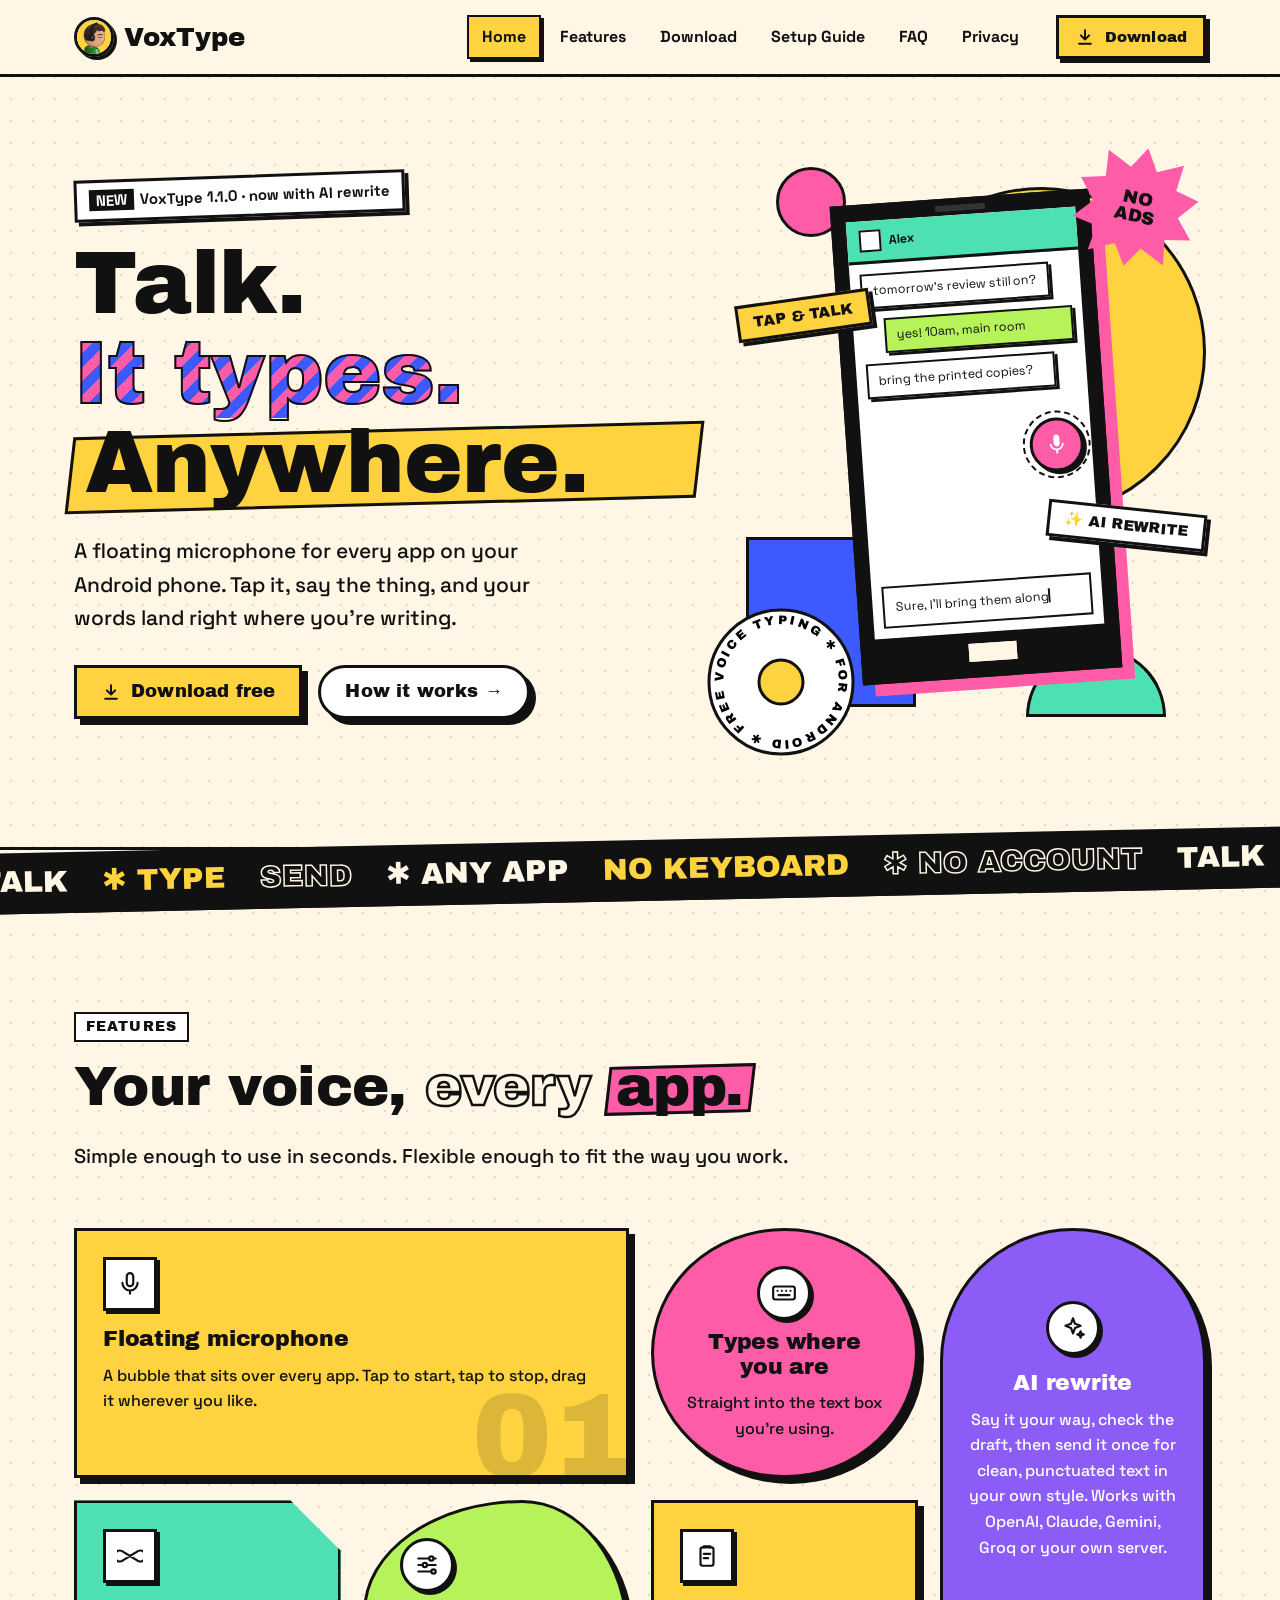
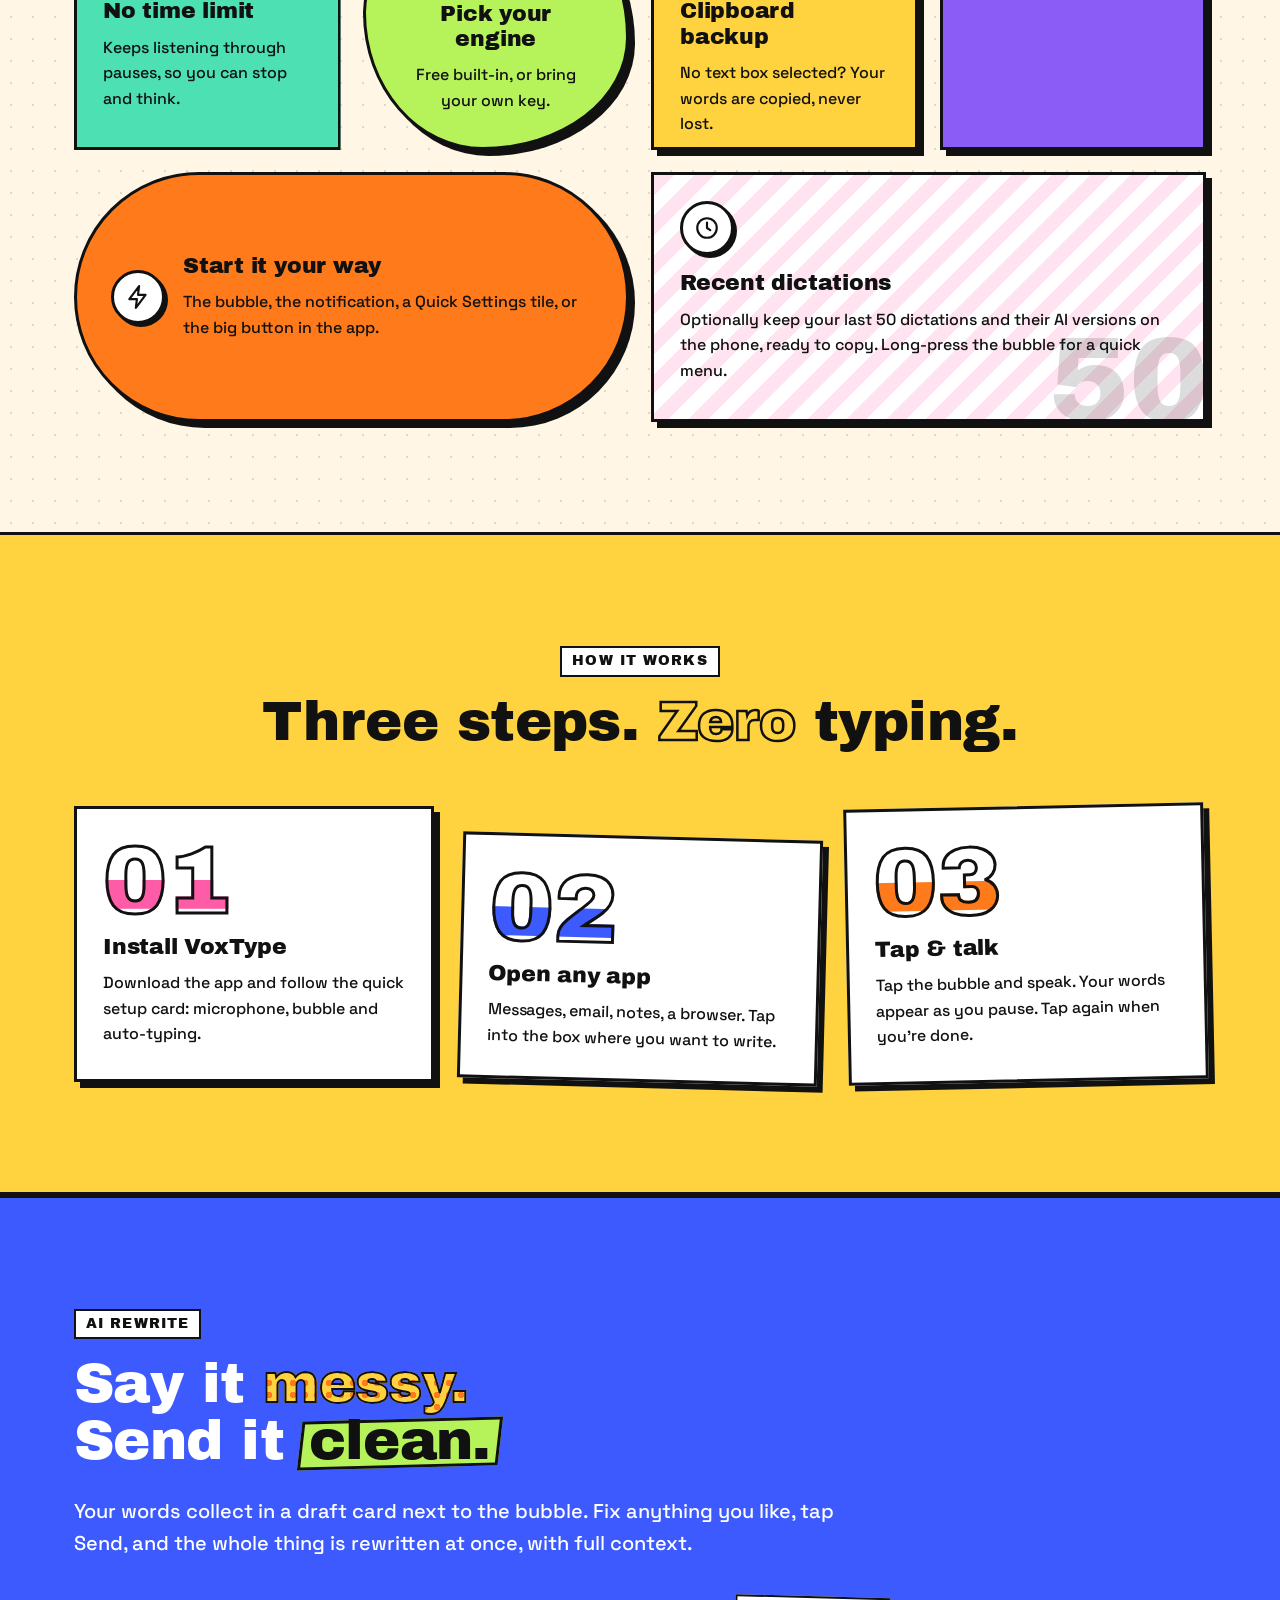
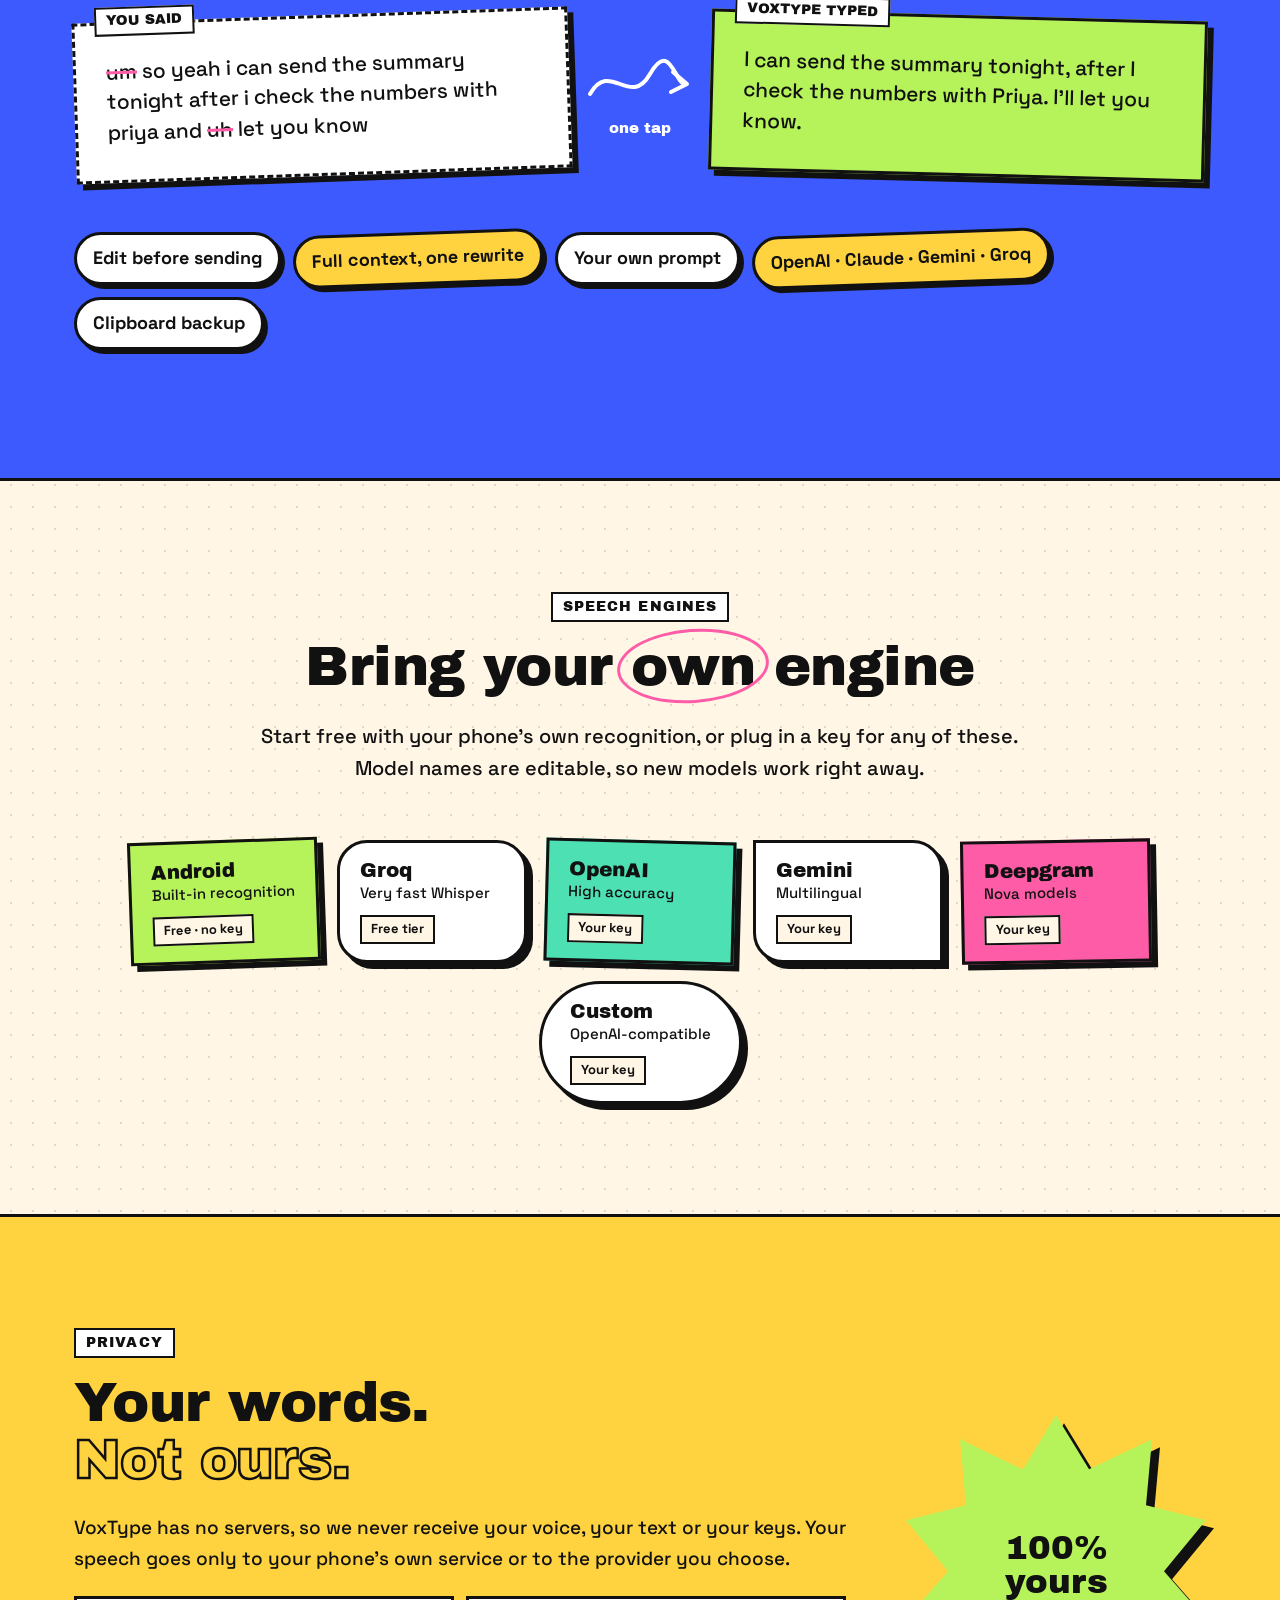
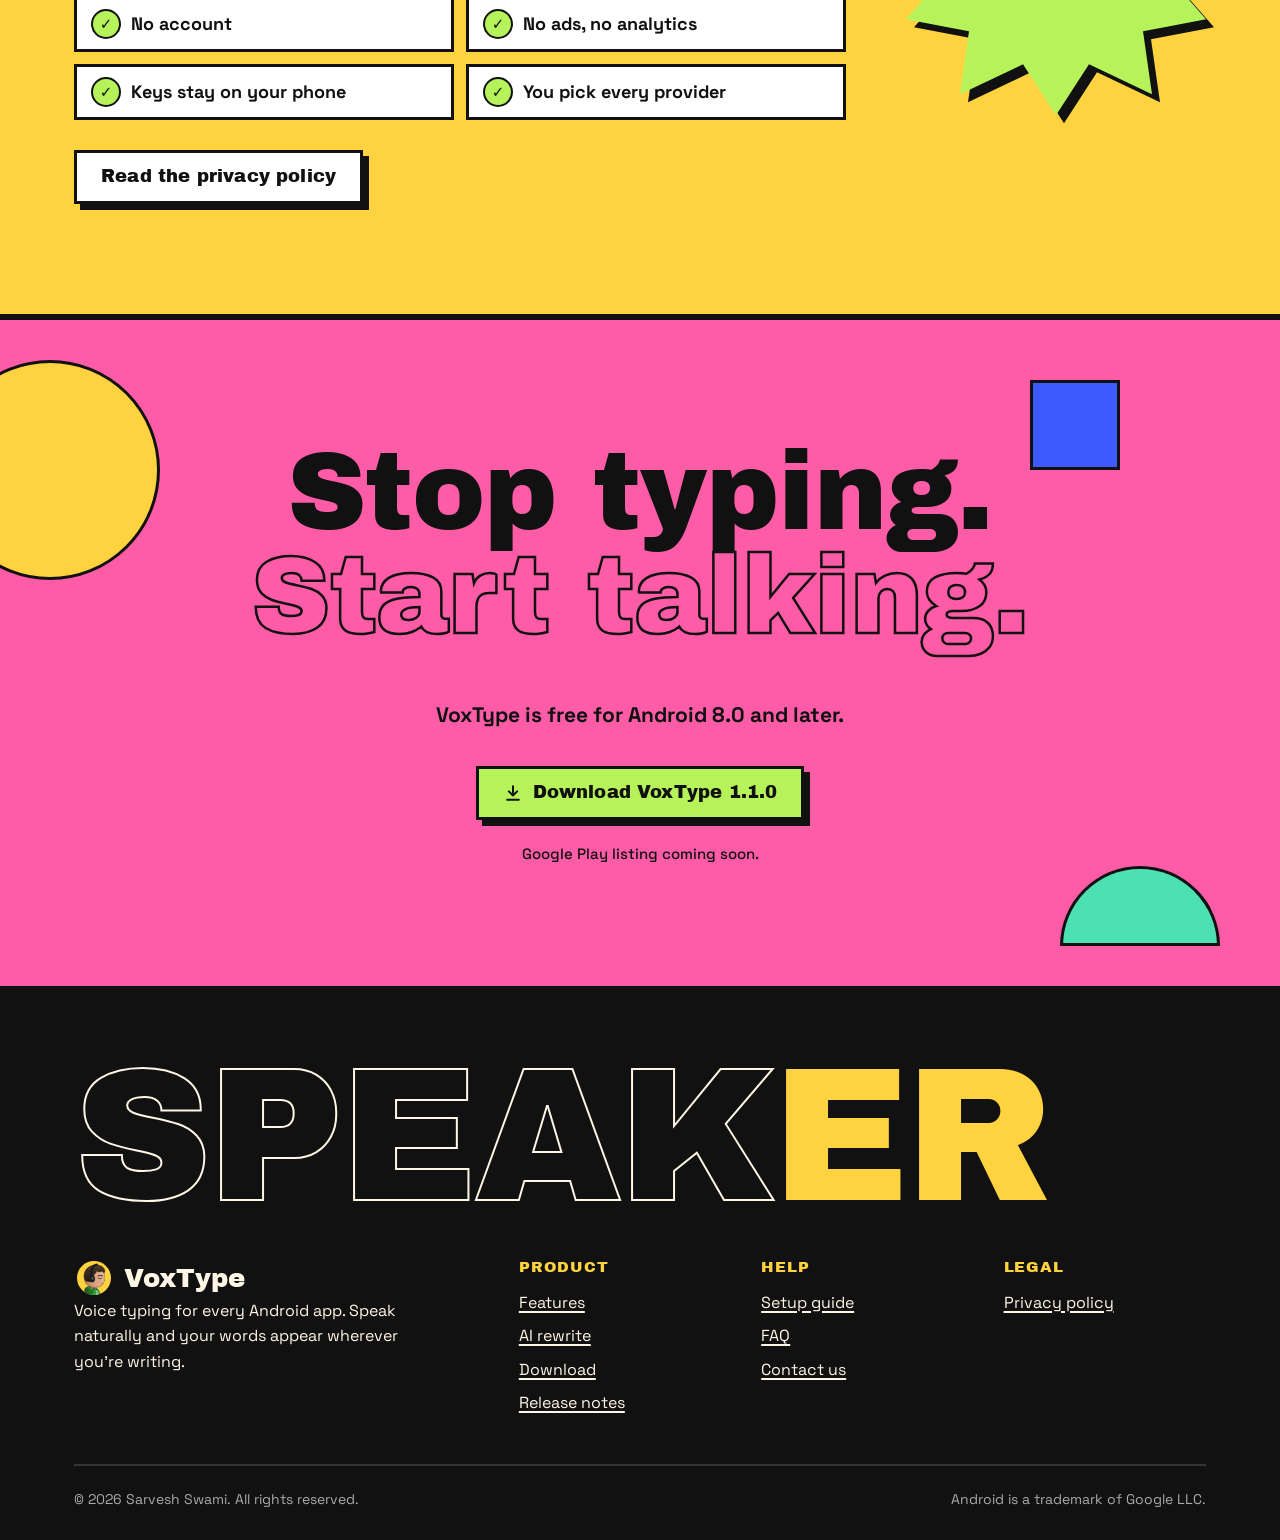
<file: index.html>
<!doctype html>
<html lang="en">
<head>
<meta charset="utf-8">
<meta name="viewport" content="width=device-width, initial-scale=1">
<title>VoxType: Voice Typing for Every Android App</title>
<meta name="description" content="VoxType puts a microphone over every app on your Android phone. Tap, speak, and your words are typed where you're writing. Free download.">
<meta name="theme-color" content="#ffd23f">
<link rel="preload" href="assets/fonts/archivo-black-latin.woff2" as="font" type="font/woff2" crossorigin>
<link rel="icon" href="assets/logo.svg" type="image/svg+xml">
<link rel="stylesheet" href="assets/style.css">
</head>
<body>

<header class="header"><div class="wrap">
  <a class="logo" href="index.html"><img src="assets/logo.svg" alt="" width="36" height="36">VoxType</a>
  <ul class="nav"><li><a href="index.html" aria-current="page">Home</a></li><li><a href="index.html#features">Features</a></li><li><a href="download.html">Download</a></li><li><a href="guide.html">Setup Guide</a></li><li><a href="faq.html">FAQ</a></li><li><a href="privacy.html">Privacy</a></li></ul>
  <a class="btn btn-sm" href="download.html"><svg viewBox="0 0 24 24" fill="none" stroke="currentColor" stroke-width="2.4" stroke-linecap="round" stroke-linejoin="round"><path d="M12 4v11M7 10l5 5 5-5M5 20h14"/></svg>Download</a>
</div></header>

<section class="hero">
  <div class="wrap">
    <div class="hero-copy">
      <span class="tag"><b>NEW</b>VoxType 1.1.0 &middot; now with AI rewrite</span>
      <h1><span>Talk.</span><span class="stripes">It types.</span><span><span class="hl">Anywhere.</span></span></h1>
      <p class="lead">A floating microphone for every app on your Android phone. Tap it, say the thing, and your words land right where you're writing.</p>
      <div class="actions">
        <a class="btn" href="download.html"><svg viewBox="0 0 24 24" fill="none" stroke="currentColor" stroke-width="2.4" stroke-linecap="round" stroke-linejoin="round"><path d="M12 4v11M7 10l5 5 5-5M5 20h14"/></svg>Download free</a>
        <a class="btn btn-white btn-round" href="#how">How it works &rarr;</a>
      </div>
    </div>
    <div class="hero-art" aria-hidden="true">
      <span class="shape s-circle s1"></span>
      <span class="shape s2"></span>
      <span class="shape s-half s3"></span>
      <span class="shape s-circle s4"></span>
      <div class="device"><span class="cam"></span><div class="scr">
        <div class="bar"><i></i>Alex</div>
        <div class="m">tomorrow's review still on?</div>
        <div class="m me">yes! 10am, main room</div>
        <div class="m">bring the printed copies?</div>
        <div class="mic"><svg viewBox="0 0 24 24"><path fill="#fff" d="M12 14c1.66 0 3-1.34 3-3V5c0-1.66-1.34-3-3-3S9 3.34 9 5v6c0 1.66 1.34 3 3 3zm5.3-3c0 3-2.54 5.1-5.3 5.1S6.7 14 6.7 11H5c0 3.41 2.72 6.23 6 6.72V21h2v-3.28c3.28-.48 6-3.3 6-6.72h-1.7z"/></svg></div>
        <div class="typing">Sure, I'll bring them along<span class="caret"></span></div>
      </div></div>
      <span class="sticker st1">Tap &amp; talk</span>
      <span class="sticker st2">&#10024; AI rewrite</span>
      <div class="burst">NO<br>ADS</div>
      <svg class="spin" viewBox="0 0 150 150"><defs><path id="ring" d="M75 75m-58 0a58 58 0 1 1 116 0a58 58 0 1 1-116 0"/></defs><circle cx="75" cy="75" r="72" fill="#fff" stroke="#111" stroke-width="3"/><circle cx="75" cy="75" r="22" fill="#ffd23f" stroke="#111" stroke-width="3"/><text><textPath href="#ring">voice typing &#10033; for android &#10033; free &#10033; </textPath></text></svg>
    </div>
  </div>
</section>

<div class="marquee" aria-hidden="true"><div class="track">
  <span>Talk</span><span>&#10033; Type</span><span>Send</span><span>&#10033; Any app</span><span>No keyboard</span><span>&#10033; No account</span><span>Talk</span><span>&#10033; Type</span><span>Send</span><span>&#10033; Any app</span><span>No keyboard</span><span>&#10033; No account</span>
  <span>Talk</span><span>&#10033; Type</span><span>Send</span><span>&#10033; Any app</span><span>No keyboard</span><span>&#10033; No account</span><span>Talk</span><span>&#10033; Type</span><span>Send</span><span>&#10033; Any app</span><span>No keyboard</span><span>&#10033; No account</span>
</div></div>

<section class="section" id="features"><div class="wrap">
  <div class="head">
    <span class="label">Features</span>
    <h2>Your voice, <span class="outline">every</span> <span class="hl pink">app.</span></h2>
    <p>Simple enough to use in seconds. Flexible enough to fit the way you work.</p>
  </div>
  <div class="bento">
    <div class="tile t-wide t-yellow"><div class="glyph"><svg viewBox="0 0 24 24" fill="none" stroke="currentColor" stroke-width="2" stroke-linecap="round" stroke-linejoin="round"><rect x="9" y="2" width="6" height="12" rx="3"/><path d="M5 11a7 7 0 0014 0M12 18v3"/></svg></div><h3>Floating microphone</h3><p>A bubble that sits over every app. Tap to start, tap to stop, drag it wherever you like.</p><span class="big">01</span></div>
    <div class="tile t-round t-pink"><div class="glyph round"><svg viewBox="0 0 24 24" fill="none" stroke="currentColor" stroke-width="2" stroke-linecap="round" stroke-linejoin="round"><rect x="2" y="6" width="20" height="12" rx="2"/><path d="M6 10h.01M10 10h.01M14 10h.01M18 10h.01M7 14h10"/></svg></div><h3>Types where you are</h3><p>Straight into the text box you're using.</p></div>
    <div class="tile t-tall t-purple t-arch"><div class="glyph round"><svg viewBox="0 0 24 24" fill="none" stroke="currentColor" stroke-width="2" stroke-linecap="round" stroke-linejoin="round"><path d="M12 3l1.9 5.1L19 10l-5.1 1.9L12 17l-1.9-5.1L5 10l5.1-1.9z"/><path d="M19 15l.8 2.2L22 18l-2.2.8L19 21l-.8-2.2L16 18l2.2-.8z"/></svg></div><h3>AI rewrite</h3><p>Say it your way, check the draft, then send it once for clean, punctuated text in your own style. Works with OpenAI, Claude, Gemini, Groq or your own server.</p></div>
    <div class="tile t-cut t-mint"><div class="glyph"><svg viewBox="0 0 24 24" fill="none" stroke="currentColor" stroke-width="2" stroke-linecap="round" stroke-linejoin="round"><path d="M18.2 8.2a5 5 0 110 7.6L12 12l-6.2 3.8a5 5 0 110-7.6L12 12z"/></svg></div><h3>No time limit</h3><p>Keeps listening through pauses, so you can stop and think.</p></div>
    <div class="tile t-blob t-lime"><div class="glyph round"><svg viewBox="0 0 24 24" fill="none" stroke="currentColor" stroke-width="2" stroke-linecap="round" stroke-linejoin="round"><path d="M4 6h10M18 6h2M4 12h4M12 12h8M4 18h12"/><circle cx="16" cy="6" r="2"/><circle cx="10" cy="12" r="2"/><circle cx="18" cy="18" r="2"/></svg></div><h3>Pick your engine</h3><p>Free built-in, or bring your own key.</p></div>
    <div class="tile t-yellow"><div class="glyph"><svg viewBox="0 0 24 24" fill="none" stroke="currentColor" stroke-width="2" stroke-linecap="round" stroke-linejoin="round"><rect x="6" y="4" width="12" height="17" rx="2"/><path d="M9 4V3h6v1M9 10h6M9 14h4"/></svg></div><h3>Clipboard backup</h3><p>No text box selected? Your words are copied, never lost.</p></div>
    <div class="tile t-wide t-pill t-orange"><div class="glyph round"><svg viewBox="0 0 24 24" fill="none" stroke="currentColor" stroke-width="2" stroke-linecap="round" stroke-linejoin="round"><path d="M13 2L4 14h7l-1 8 9-12h-7z"/></svg></div><div><h3>Start it your way</h3><p>The bubble, the notification, a Quick Settings tile, or the big button in the app.</p></div></div>
    <div class="tile t-wide t-stripes"><div class="glyph round"><svg viewBox="0 0 24 24" fill="none" stroke="currentColor" stroke-width="2" stroke-linecap="round" stroke-linejoin="round"><circle cx="12" cy="12" r="9"/><path d="M12 7v5l3 2"/></svg></div><h3>Recent dictations</h3><p>Optionally keep your last 50 dictations and their AI versions on the phone, ready to copy. Long-press the bubble for a quick menu.</p><span class="big">50</span></div>
  </div>
</div></section>

<section class="section yellow" id="how"><div class="wrap">
  <div class="head center center-text" style="text-align:center">
    <span class="label">How it works</span>
    <h2>Three steps. <span class="outline">Zero</span> typing.</h2>
  </div>
  <div class="steps">
    <div class="step"><span class="n">01</span><h3>Install VoxType</h3><p>Download the app and follow the quick setup card: microphone, bubble and auto-typing.</p></div>
    <div class="step"><span class="n">02</span><h3>Open any app</h3><p>Messages, email, notes, a browser. Tap into the box where you want to write.</p></div>
    <div class="step"><span class="n">03</span><h3>Tap &amp; talk</h3><p>Tap the bubble and speak. Your words appear as you pause. Tap again when you're done.</p></div>
  </div>
</div></section>

<section class="section blue" id="ai"><div class="wrap">
  <div class="head">
    <span class="label" style="color:#111">AI rewrite</span>
    <h2>Say it <span class="dots-text">messy.</span><br>Send it <span class="hl lime" style="color:#111">clean.</span></h2>
    <p>Your words collect in a draft card next to the bubble. Fix anything you like, tap Send, and the whole thing is rewritten at once, with full context.</p>
  </div>
  <div class="ba">
    <div class="card-say say-before"><small>You said</small><s>um</s> so yeah i can send the summary tonight after i check the numbers with priya and <s>uh</s> let you know</div>
    <div class="ba-arrow"><svg viewBox="0 0 110 60" fill="none" stroke="#fff" stroke-width="4" stroke-linecap="round" stroke-linejoin="round"><path d="M5 40 C 25 5, 45 55, 65 20 S 90 30, 100 30"/><path d="M88 18l14 12-16 8"/></svg>one tap</div>
    <div class="card-say say-after"><small>VoxType typed</small>I can send the summary tonight, after I check the numbers with Priya. I'll let you know.</div>
  </div>
  <ul class="ai-points">
    <li>Edit before sending</li><li>Full context, one rewrite</li><li>Your own prompt</li><li>OpenAI &middot; Claude &middot; Gemini &middot; Groq</li><li>Clipboard backup</li>
  </ul>
</div></section>

<section class="section" id="engines"><div class="wrap">
  <div class="head center" style="text-align:center">
    <span class="label">Speech engines</span>
    <h2>Bring your <span class="circled">own</span> engine</h2>
    <p>Start free with your phone's own recognition, or plug in a key for any of these. Model names are editable, so new models work right away.</p>
  </div>
  <div class="tags">
    <div class="etag"><b>Android</b><span>Built-in recognition</span><em>Free &middot; no key</em></div>
    <div class="etag"><b>Groq</b><span>Very fast Whisper</span><em>Free tier</em></div>
    <div class="etag"><b>OpenAI</b><span>High accuracy</span><em>Your key</em></div>
    <div class="etag"><b>Gemini</b><span>Multilingual</span><em>Your key</em></div>
    <div class="etag"><b>Deepgram</b><span>Nova models</span><em>Your key</em></div>
    <div class="etag"><b>Custom</b><span>OpenAI-compatible</span><em>Your key</em></div>
  </div>
</div></section>

<section class="section yellow"><div class="wrap">
  <div class="privacy">
    <div class="copy">
      <span class="label">Privacy</span>
      <h2>Your words.<br><span class="outline">Not ours.</span></h2>
      <p style="font-size:19px;font-weight:500">VoxType has no servers, so we never receive your voice, your text or your keys. Your speech goes only to your phone's own service or to the provider you choose.</p>
      <ul><li>No account</li><li>No ads, no analytics</li><li>Keys stay on your phone</li><li>You pick every provider</li></ul>
      <a class="btn btn-white" href="privacy.html">Read the privacy policy</a>
    </div>
    <div class="star-badge"><span>100%<br>yours</span></div>
  </div>
</div></section>

<section class="cta">
  <span class="shape s-circle s-a"></span><span class="shape s-half s-b"></span><span class="shape s-c"></span>
  <div class="wrap">
    <h2>Stop typing.<br><span class="outline">Start talking.</span></h2>
    <p>VoxType is free for Android 8.0 and later.</p>
    <a class="btn btn-lime" href="download.html"><svg viewBox="0 0 24 24" fill="none" stroke="currentColor" stroke-width="2.4" stroke-linecap="round" stroke-linejoin="round"><path d="M12 4v11M7 10l5 5 5-5M5 20h14"/></svg>Download VoxType 1.1.0</a>
    <p class="fine">Google Play listing coming soon.</p>
  </div>
</section>

<footer class="footer"><div class="wrap">
  <div class="giant" aria-hidden="true">SPEAK<span>ER</span></div>
  <div class="cols">
    <div>
      <a class="logo" href="index.html"><img src="assets/logo.svg" alt="" width="36" height="36">VoxType</a>
      <p>Voice typing for every Android app. Speak naturally and your words appear wherever you're writing.</p>
    </div>
    <div><h4>Product</h4><ul><li><a href="index.html#features">Features</a></li><li><a href="index.html#ai">AI rewrite</a></li><li><a href="download.html">Download</a></li><li><a href="download.html#releases">Release notes</a></li></ul></div>
    <div><h4>Help</h4><ul><li><a href="guide.html">Setup guide</a></li><li><a href="faq.html">FAQ</a></li><li><a href="mailto:contact.sarvesh.swami@gmail.com">Contact us</a></li></ul></div>
    <div><h4>Legal</h4><ul><li><a href="privacy.html">Privacy policy</a></li></ul></div>
  </div>
  <div class="base"><span>&copy; 2026 Sarvesh Swami. All rights reserved.</span><span>Android is a trademark of Google LLC.</span></div>
</div></footer>

</body>
</html>
</file>
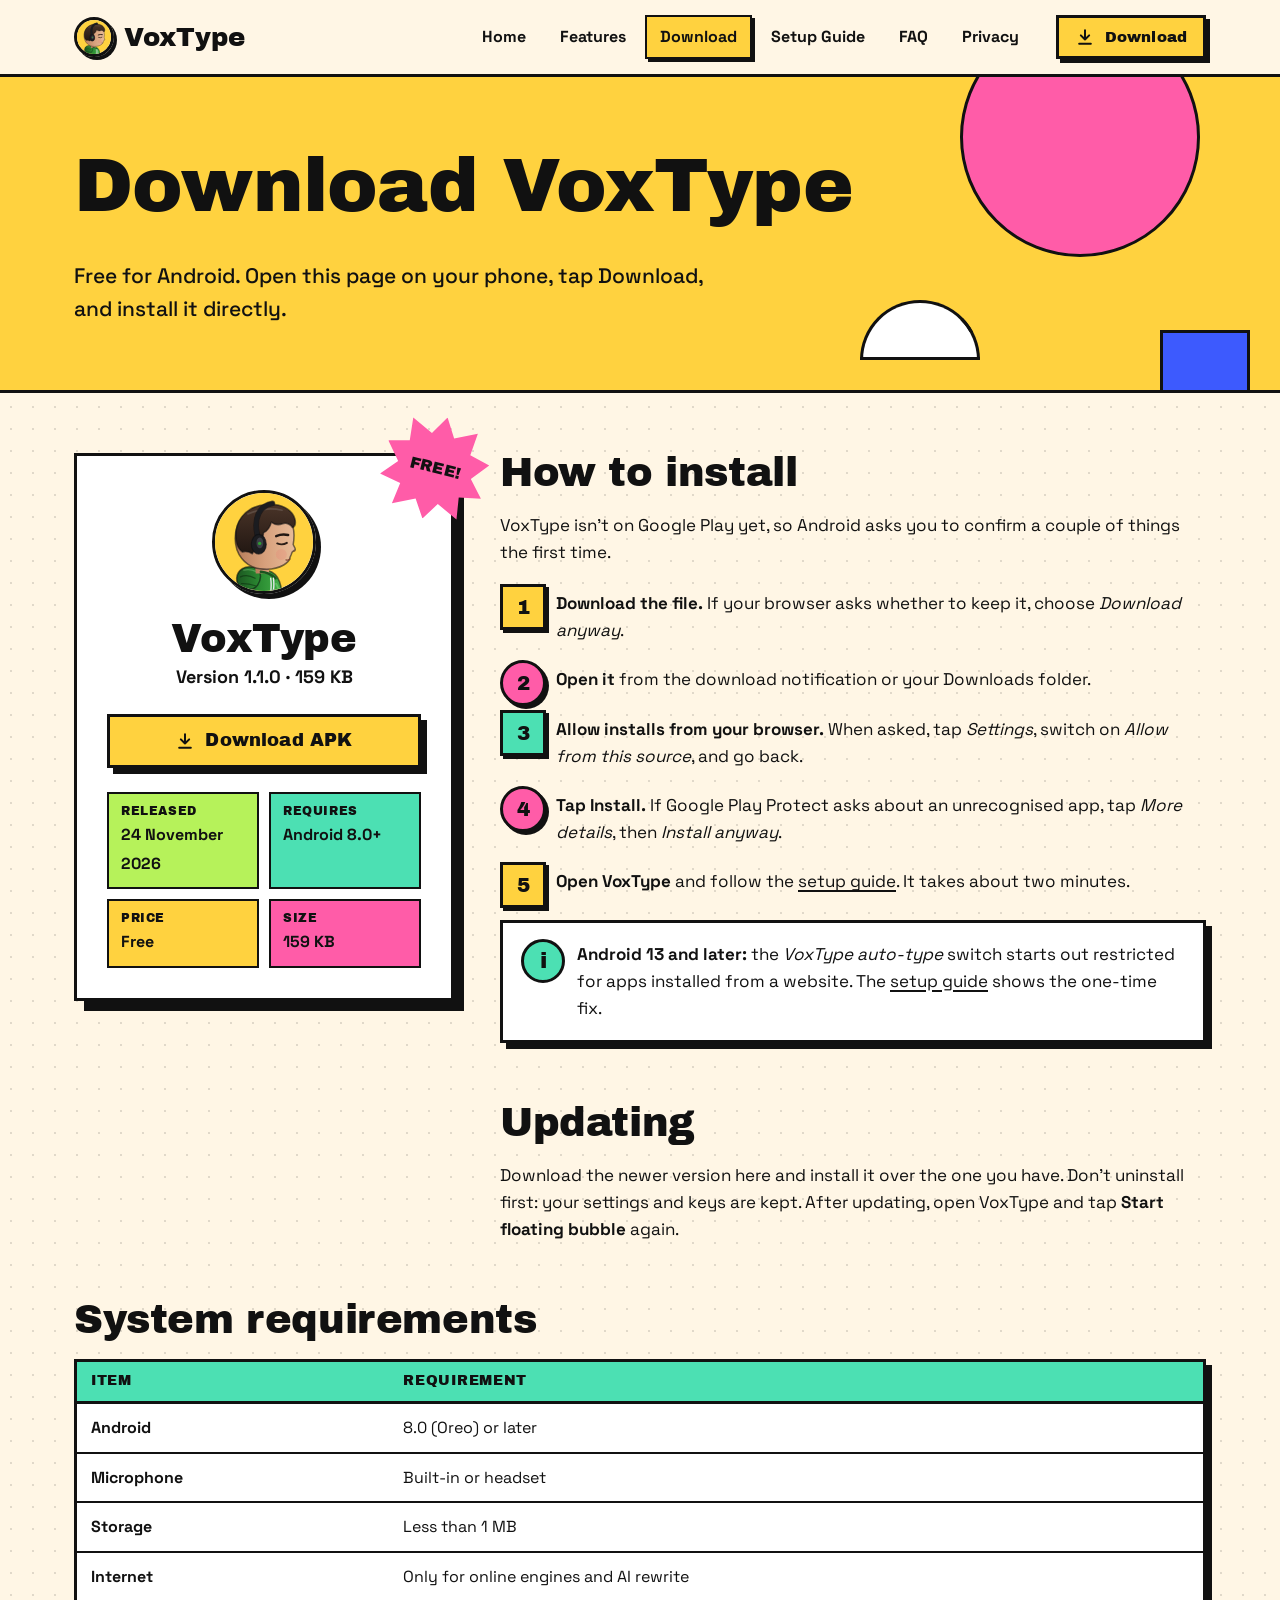
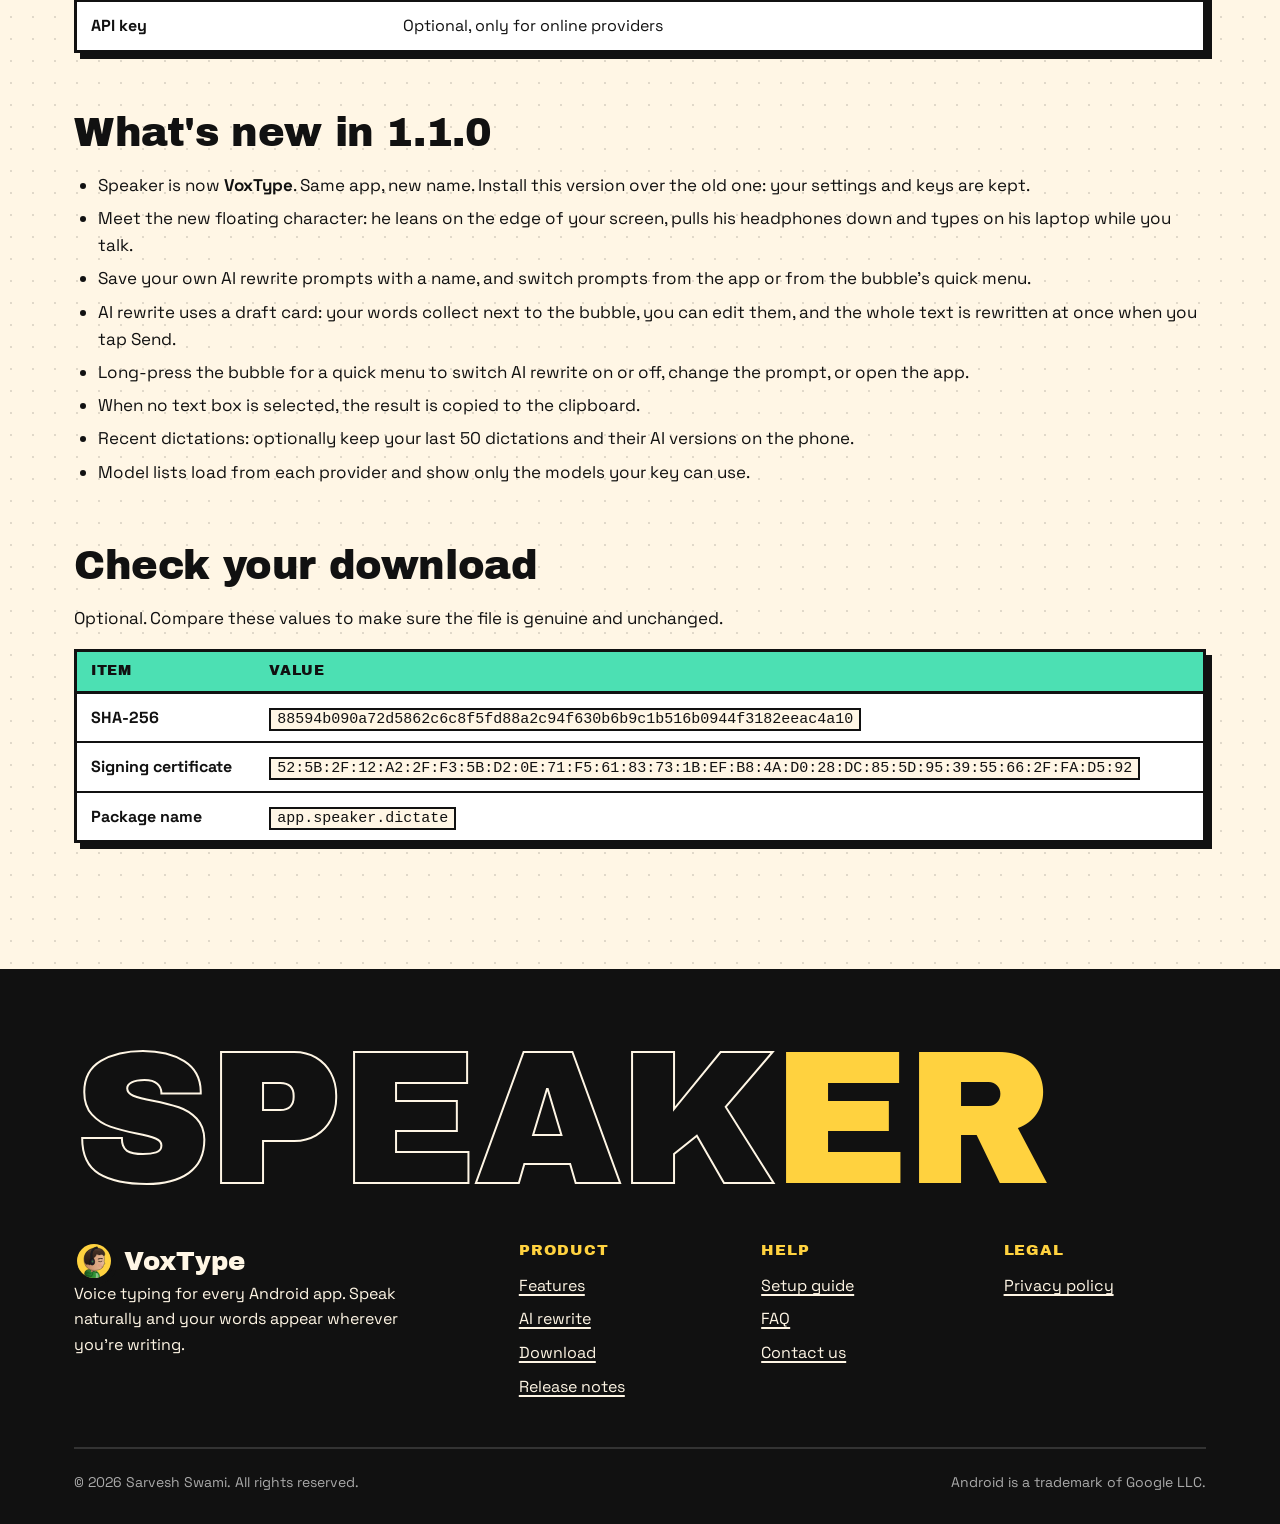
<file: download.html>
<!doctype html>
<html lang="en">
<head>
<meta charset="utf-8">
<meta name="viewport" content="width=device-width, initial-scale=1">
<title>Download VoxType for Android</title>
<meta name="description" content="Download VoxType, the free voice typing app for Android 8.0 and later.">
<meta name="theme-color" content="#ffd23f">
<link rel="preload" href="assets/fonts/archivo-black-latin.woff2" as="font" type="font/woff2" crossorigin>
<link rel="icon" href="assets/logo.svg" type="image/svg+xml">
<link rel="stylesheet" href="assets/style.css">
</head>
<body>

<header class="header"><div class="wrap">
  <a class="logo" href="index.html"><img src="assets/logo.svg" alt="" width="36" height="36">VoxType</a>
  <ul class="nav"><li><a href="index.html">Home</a></li><li><a href="index.html#features">Features</a></li><li><a href="download.html" aria-current="page">Download</a></li><li><a href="guide.html">Setup Guide</a></li><li><a href="faq.html">FAQ</a></li><li><a href="privacy.html">Privacy</a></li></ul>
  <a class="btn btn-sm" href="download.html"><svg viewBox="0 0 24 24" fill="none" stroke="currentColor" stroke-width="2.4" stroke-linecap="round" stroke-linejoin="round"><path d="M12 4v11M7 10l5 5 5-5M5 20h14"/></svg>Download</a>
</div></header>

<section class="page-hero"><span class="shape s-circle p1"></span><span class="shape s-half p2"></span><span class="shape p3"></span><div class="wrap">
  <h1>Download VoxType</h1>
  <p>Free for Android. Open this page on your phone, tap Download, and install it directly.</p>
</div></section>
<div class="wrap">
  <div class="dl">
    <div class="dl-card">
      <div class="burst">FREE!</div>
      <img class="ico" src="assets/logo.svg" alt="" width="104" height="104">
      <h2>VoxType</h2>
      <div class="ver">Version 1.1.0 &middot; 159 KB</div>
      <a class="btn btn-lg" href="downloads/VoxType-1.1.0.apk" download><svg viewBox="0 0 24 24" fill="none" stroke="currentColor" stroke-width="2.4" stroke-linecap="round" stroke-linejoin="round"><path d="M12 4v11M7 10l5 5 5-5M5 20h14"/></svg>Download APK</a>
      <div class="facts">
        <div><small>Released</small><b>24 November 2026</b></div>
        <div><small>Requires</small><b>Android 8.0+</b></div>
        <div><small>Price</small><b>Free</b></div>
        <div><small>Size</small><b>159 KB</b></div>
      </div>
    </div>
    <div class="dl-main article">
      <h2>How to install</h2>
      <p>VoxType isn't on Google Play yet, so Android asks you to confirm a couple of things the first time.</p>
      <ol class="numbered">
        <li><b>Download the file.</b> If your browser asks whether to keep it, choose <i>Download anyway</i>.</li>
        <li><b>Open it</b> from the download notification or your Downloads folder.</li>
        <li><b>Allow installs from your browser.</b> When asked, tap <i>Settings</i>, switch on <i>Allow from this source</i>, and go back.</li>
        <li><b>Tap Install.</b> If Google Play Protect asks about an unrecognised app, tap <i>More details</i>, then <i>Install anyway</i>.</li>
        <li><b>Open VoxType</b> and follow the <a href="guide.html">setup guide</a>. It takes about two minutes.</li>
      </ol>
      <div class="note"><b>Android 13 and later:</b> the <i>VoxType auto-type</i> switch starts out restricted for apps installed from a website. The <a href="guide.html#restricted">setup guide</a> shows the one-time fix.</div>
      <h2>Updating</h2>
      <p>Download the newer version here and install it over the one you have. Don't uninstall first: your settings and keys are kept. After updating, open VoxType and tap <b>Start floating bubble</b> again.</p>
    </div>
  </div>

  <div class="layout" style="padding-top:30px">
    <div class="article" style="max-width:none">
      <h2 id="requirements">System requirements</h2>
      <table class="table"><tr><th>Item</th><th>Requirement</th></tr><tr><td>Android</td><td>8.0 (Oreo) or later</td></tr><tr><td>Microphone</td><td>Built-in or headset</td></tr><tr><td>Storage</td><td>Less than 1 MB</td></tr><tr><td>Internet</td><td>Only for online engines and AI rewrite</td></tr><tr><td>API key</td><td>Optional, only for online providers</td></tr></table>
      <h2 id="releases">What's new in 1.1.0</h2>
      <ul>
        <li>Speaker is now <b>VoxType</b>. Same app, new name. Install this version over the old one: your settings and keys are kept.</li>
        <li>Meet the new floating character: he leans on the edge of your screen, pulls his headphones down and types on his laptop while you talk.</li>
        <li>Save your own AI rewrite prompts with a name, and switch prompts from the app or from the bubble's quick menu.</li>
        <li>AI rewrite uses a draft card: your words collect next to the bubble, you can edit them, and the whole text is rewritten at once when you tap Send.</li>
        <li>Long-press the bubble for a quick menu to switch AI rewrite on or off, change the prompt, or open the app.</li>
        <li>When no text box is selected, the result is copied to the clipboard.</li>
        <li>Recent dictations: optionally keep your last 50 dictations and their AI versions on the phone.</li>
        <li>Model lists load from each provider and show only the models your key can use.</li>
      </ul>
      <h2 id="verify">Check your download</h2>
      <p>Optional. Compare these values to make sure the file is genuine and unchanged.</p>
      <table class="table"><tr><th>Item</th><th>Value</th></tr><tr><td>SHA-256</td><td><span class="code">88594b090a72d5862c6c8f5fd88a2c94f630b6b9c1b516b0944f3182eeac4a10</span></td></tr><tr><td>Signing certificate</td><td><span class="code">52:5B:2F:12:A2:2F:F3:5B:D2:0E:71:F5:61:83:73:1B:EF:B8:4A:D0:28:DC:85:5D:95:39:55:66:2F:FA:D5:92</span></td></tr><tr><td>Package name</td><td><span class="code">app.speaker.dictate</span></td></tr></table>
    </div>
  </div>
</div>

<footer class="footer"><div class="wrap">
  <div class="giant" aria-hidden="true">SPEAK<span>ER</span></div>
  <div class="cols">
    <div>
      <a class="logo" href="index.html"><img src="assets/logo.svg" alt="" width="36" height="36">VoxType</a>
      <p>Voice typing for every Android app. Speak naturally and your words appear wherever you're writing.</p>
    </div>
    <div><h4>Product</h4><ul><li><a href="index.html#features">Features</a></li><li><a href="index.html#ai">AI rewrite</a></li><li><a href="download.html">Download</a></li><li><a href="download.html#releases">Release notes</a></li></ul></div>
    <div><h4>Help</h4><ul><li><a href="guide.html">Setup guide</a></li><li><a href="faq.html">FAQ</a></li><li><a href="mailto:contact.sarvesh.swami@gmail.com">Contact us</a></li></ul></div>
    <div><h4>Legal</h4><ul><li><a href="privacy.html">Privacy policy</a></li></ul></div>
  </div>
  <div class="base"><span>&copy; 2026 Sarvesh Swami. All rights reserved.</span><span>Android is a trademark of Google LLC.</span></div>
</div></footer>

</body>
</html>
</file>
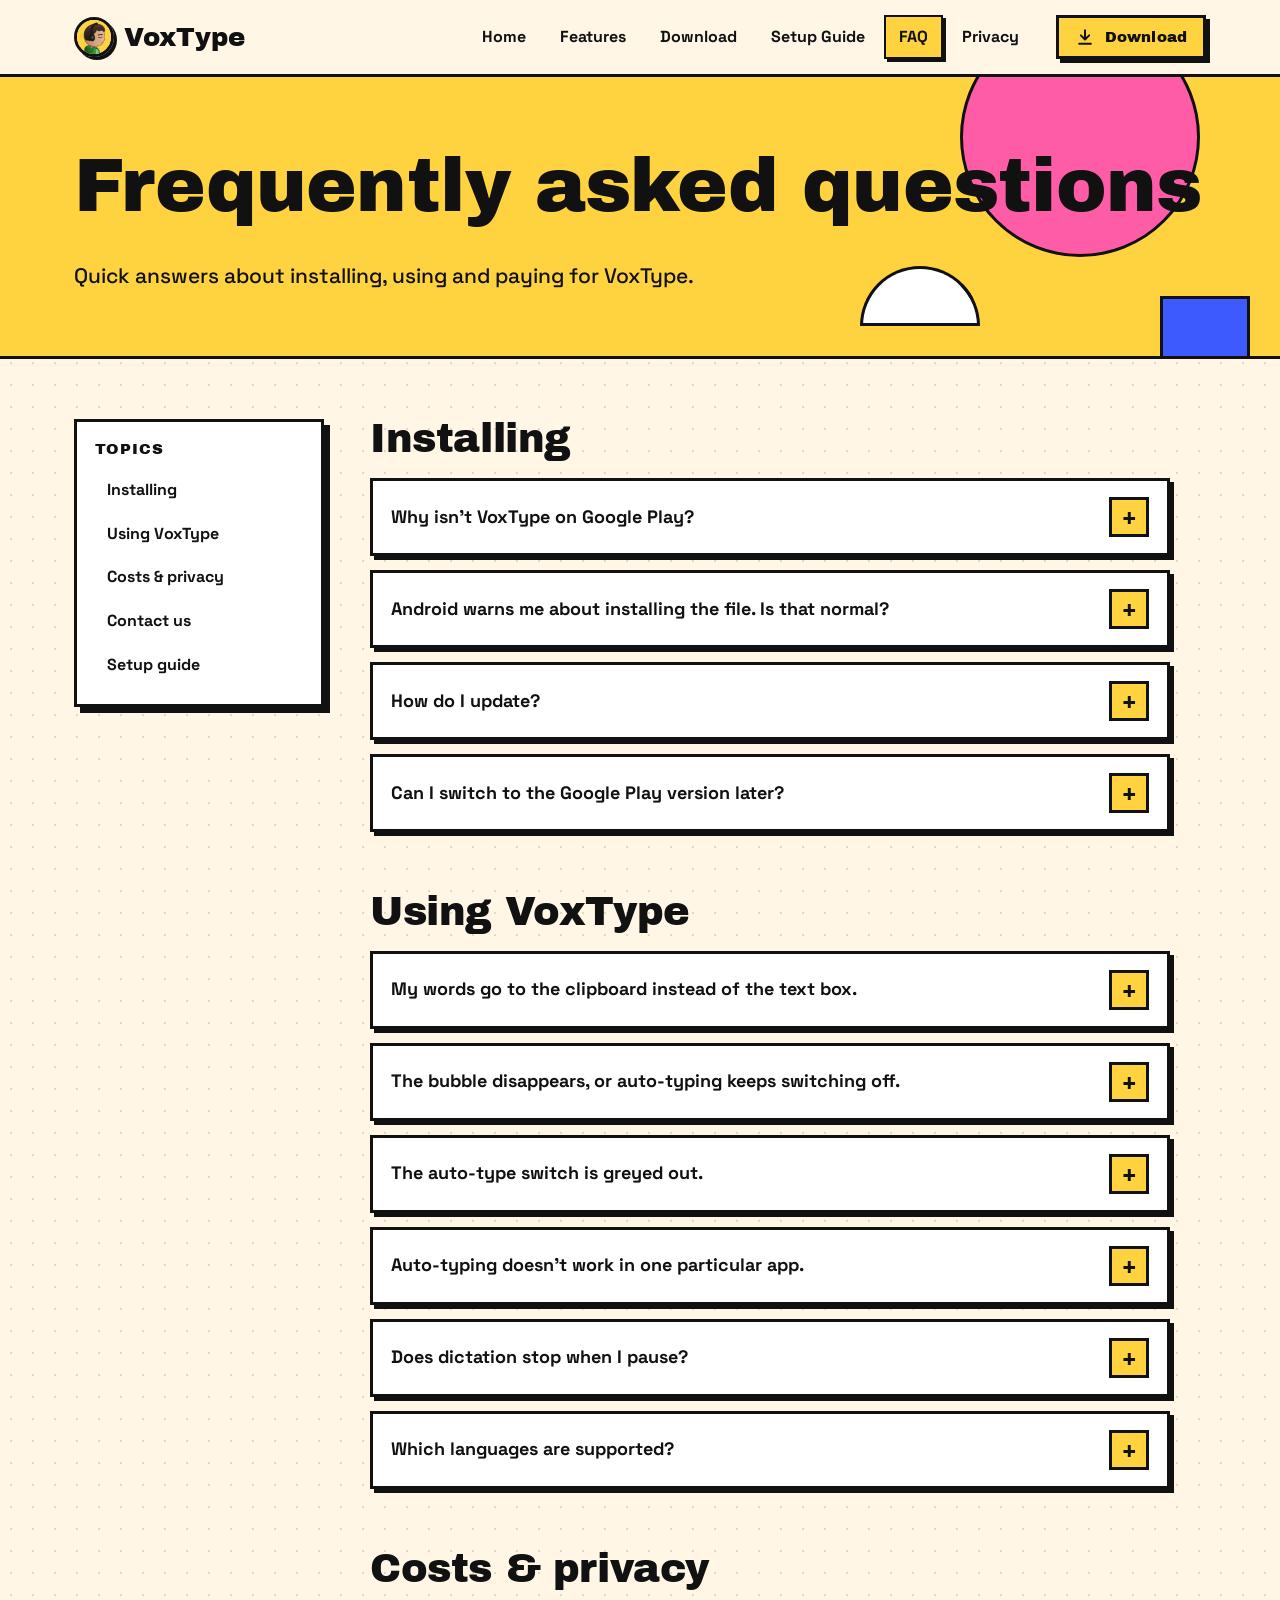
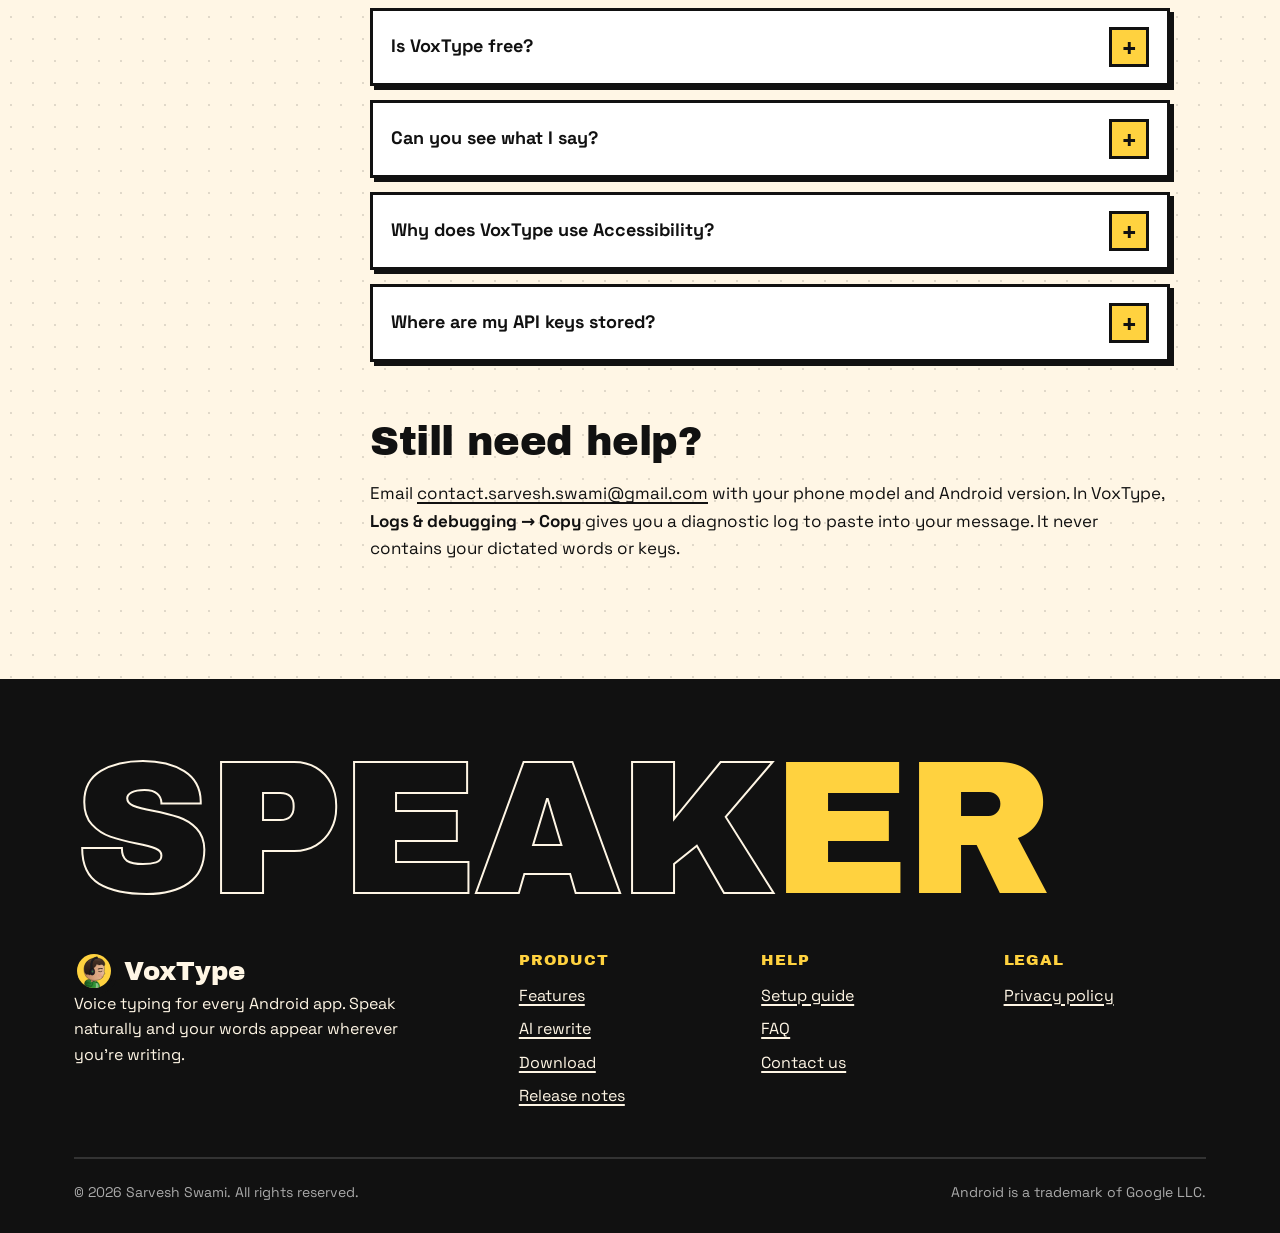
<file: faq.html>
<!doctype html>
<html lang="en">
<head>
<meta charset="utf-8">
<meta name="viewport" content="width=device-width, initial-scale=1">
<title>VoxType FAQ</title>
<meta name="description" content="Answers to common questions about installing and using VoxType for Android.">
<meta name="theme-color" content="#ffd23f">
<link rel="preload" href="assets/fonts/archivo-black-latin.woff2" as="font" type="font/woff2" crossorigin>
<link rel="icon" href="assets/logo.svg" type="image/svg+xml">
<link rel="stylesheet" href="assets/style.css">
</head>
<body>

<header class="header"><div class="wrap">
  <a class="logo" href="index.html"><img src="assets/logo.svg" alt="" width="36" height="36">VoxType</a>
  <ul class="nav"><li><a href="index.html">Home</a></li><li><a href="index.html#features">Features</a></li><li><a href="download.html">Download</a></li><li><a href="guide.html">Setup Guide</a></li><li><a href="faq.html" aria-current="page">FAQ</a></li><li><a href="privacy.html">Privacy</a></li></ul>
  <a class="btn btn-sm" href="download.html"><svg viewBox="0 0 24 24" fill="none" stroke="currentColor" stroke-width="2.4" stroke-linecap="round" stroke-linejoin="round"><path d="M12 4v11M7 10l5 5 5-5M5 20h14"/></svg>Download</a>
</div></header>

<section class="page-hero"><span class="shape s-circle p1"></span><span class="shape s-half p2"></span><span class="shape p3"></span><div class="wrap">
  <h1>Frequently asked questions</h1>
  <p>Quick answers about installing, using and paying for VoxType.</p>
</div></section>
<div class="wrap"><div class="layout">
  <aside class="side"><div class="box"><h4>Topics</h4><ul><li><a href="#installing">Installing</a></li><li><a href="#using">Using VoxType</a></li><li><a href="#costs">Costs &amp; privacy</a></li><li><a href="#contact">Contact us</a></li><li><a href="guide.html">Setup guide</a></li></ul></div></aside>
  <article class="article">
    <h2 id="installing">Installing</h2>
    <details class="q"><summary>Why isn't VoxType on Google Play?</summary><div class="a"><p>It's on its way. Until then you can install it from this website, and we'll link to the Play listing once it's live.</p></div></details>
    <details class="q"><summary>Android warns me about installing the file. Is that normal?</summary><div class="a"><p>Yes. Android shows that warning for any app installed from outside Google Play. VoxType has no ads or trackers and only asks for the permissions it needs. You can check the file against the values on the <a href="download.html#verify">download page</a>.</p></div></details>
    <details class="q"><summary>How do I update?</summary><div class="a"><p>Download the newer version from the <a href="download.html">download page</a> and install it over the one you have. Don't uninstall first, so your settings and keys are kept.</p></div></details>
    <details class="q"><summary>Can I switch to the Google Play version later?</summary><div class="a"><p>Yes. If Android won't install the Play version over this one, uninstall VoxType first, then install it from Play. You'll need to enter your keys and settings again.</p></div></details>

    <h2 id="using">Using VoxType</h2>
    <details class="q"><summary>My words go to the clipboard instead of the text box.</summary><div class="a"><p>Auto-typing is switched off. Open <b>Settings &rarr; Accessibility &rarr; VoxType auto-type</b> and switch it back on. If it keeps turning off, see the next question.</p></div></details>
    <details class="q"><summary>The bubble disappears, or auto-typing keeps switching off.</summary><div class="a"><p>Your phone is closing VoxType in the background to save battery, and Android then switches off its Accessibility service too. Set battery use to <i>Unrestricted</i>, turn on <i>Auto launch</i> or <i>Autostart</i> if your phone has it, and lock VoxType in Recents. See <a href="guide.html#battery">Background &amp; battery</a>.</p></div></details>
    <details class="q"><summary>The auto-type switch is greyed out.</summary><div class="a"><p>That's Android 13's protection for apps installed outside Google Play. Go to <b>Settings &rarr; Apps &rarr; VoxType &rarr; &#8942; &rarr; Allow restricted settings</b>, then try again. See <a href="guide.html#restricted">Restricted settings</a>.</p></div></details>
    <details class="q"><summary>Auto-typing doesn't work in one particular app.</summary><div class="a"><p>A few apps, such as some terminals and games, don't use standard text boxes. In those apps VoxType copies your words to the clipboard. Long-press and choose <i>Paste</i>.</p></div></details>
    <details class="q"><summary>Does dictation stop when I pause?</summary><div class="a"><p>No. VoxType keeps listening until you tap the bubble again, so you can stop to think.</p></div></details>
    <details class="q"><summary>Which languages are supported?</summary><div class="a"><p>That depends on the engine. Most online engines handle dozens of languages and detect them automatically, or you can set a code such as <span class="code">en</span>, <span class="code">hi</span> or <span class="code">en-IN</span>. The built-in engine supports the languages installed for your phone's speech recognition.</p></div></details>

    <h2 id="costs">Costs &amp; privacy</h2>
    <details class="q"><summary>Is VoxType free?</summary><div class="a"><p>Yes. No ads, subscriptions or in-app purchases. The built-in engine costs nothing. If you use an online engine or AI rewrite, you use your own key and pay that provider directly for what you use. Some providers have free tiers.</p></div></details>
    <details class="q"><summary>Can you see what I say?</summary><div class="a"><p>No. VoxType has no servers. Your voice goes either to your phone's own speech service or straight from your phone to the provider you chose. See the <a href="privacy.html">privacy policy</a>.</p></div></details>
    <details class="q"><summary>Why does VoxType use Accessibility?</summary><div class="a"><p>Accessibility is the Android feature that lets an app type into text boxes in other apps, like a keyboard does. VoxType uses it only to type your dictated words. It doesn't read or collect your screen content.</p></div></details>
    <details class="q"><summary>Where are my API keys stored?</summary><div class="a"><p>Only in VoxType's private storage on your phone. They're left out of backups and device transfers, and each key is sent only to the provider it belongs to.</p></div></details>

    <h2 id="contact">Still need help?</h2>
    <p>Email <a href="mailto:contact.sarvesh.swami@gmail.com">contact.sarvesh.swami@gmail.com</a> with your phone model and Android version. In VoxType, <b>Logs &amp; debugging &rarr; Copy</b> gives you a diagnostic log to paste into your message. It never contains your dictated words or keys.</p>
  </article>
</div></div>

<footer class="footer"><div class="wrap">
  <div class="giant" aria-hidden="true">SPEAK<span>ER</span></div>
  <div class="cols">
    <div>
      <a class="logo" href="index.html"><img src="assets/logo.svg" alt="" width="36" height="36">VoxType</a>
      <p>Voice typing for every Android app. Speak naturally and your words appear wherever you're writing.</p>
    </div>
    <div><h4>Product</h4><ul><li><a href="index.html#features">Features</a></li><li><a href="index.html#ai">AI rewrite</a></li><li><a href="download.html">Download</a></li><li><a href="download.html#releases">Release notes</a></li></ul></div>
    <div><h4>Help</h4><ul><li><a href="guide.html">Setup guide</a></li><li><a href="faq.html">FAQ</a></li><li><a href="mailto:contact.sarvesh.swami@gmail.com">Contact us</a></li></ul></div>
    <div><h4>Legal</h4><ul><li><a href="privacy.html">Privacy policy</a></li></ul></div>
  </div>
  <div class="base"><span>&copy; 2026 Sarvesh Swami. All rights reserved.</span><span>Android is a trademark of Google LLC.</span></div>
</div></footer>

</body>
</html>
</file>
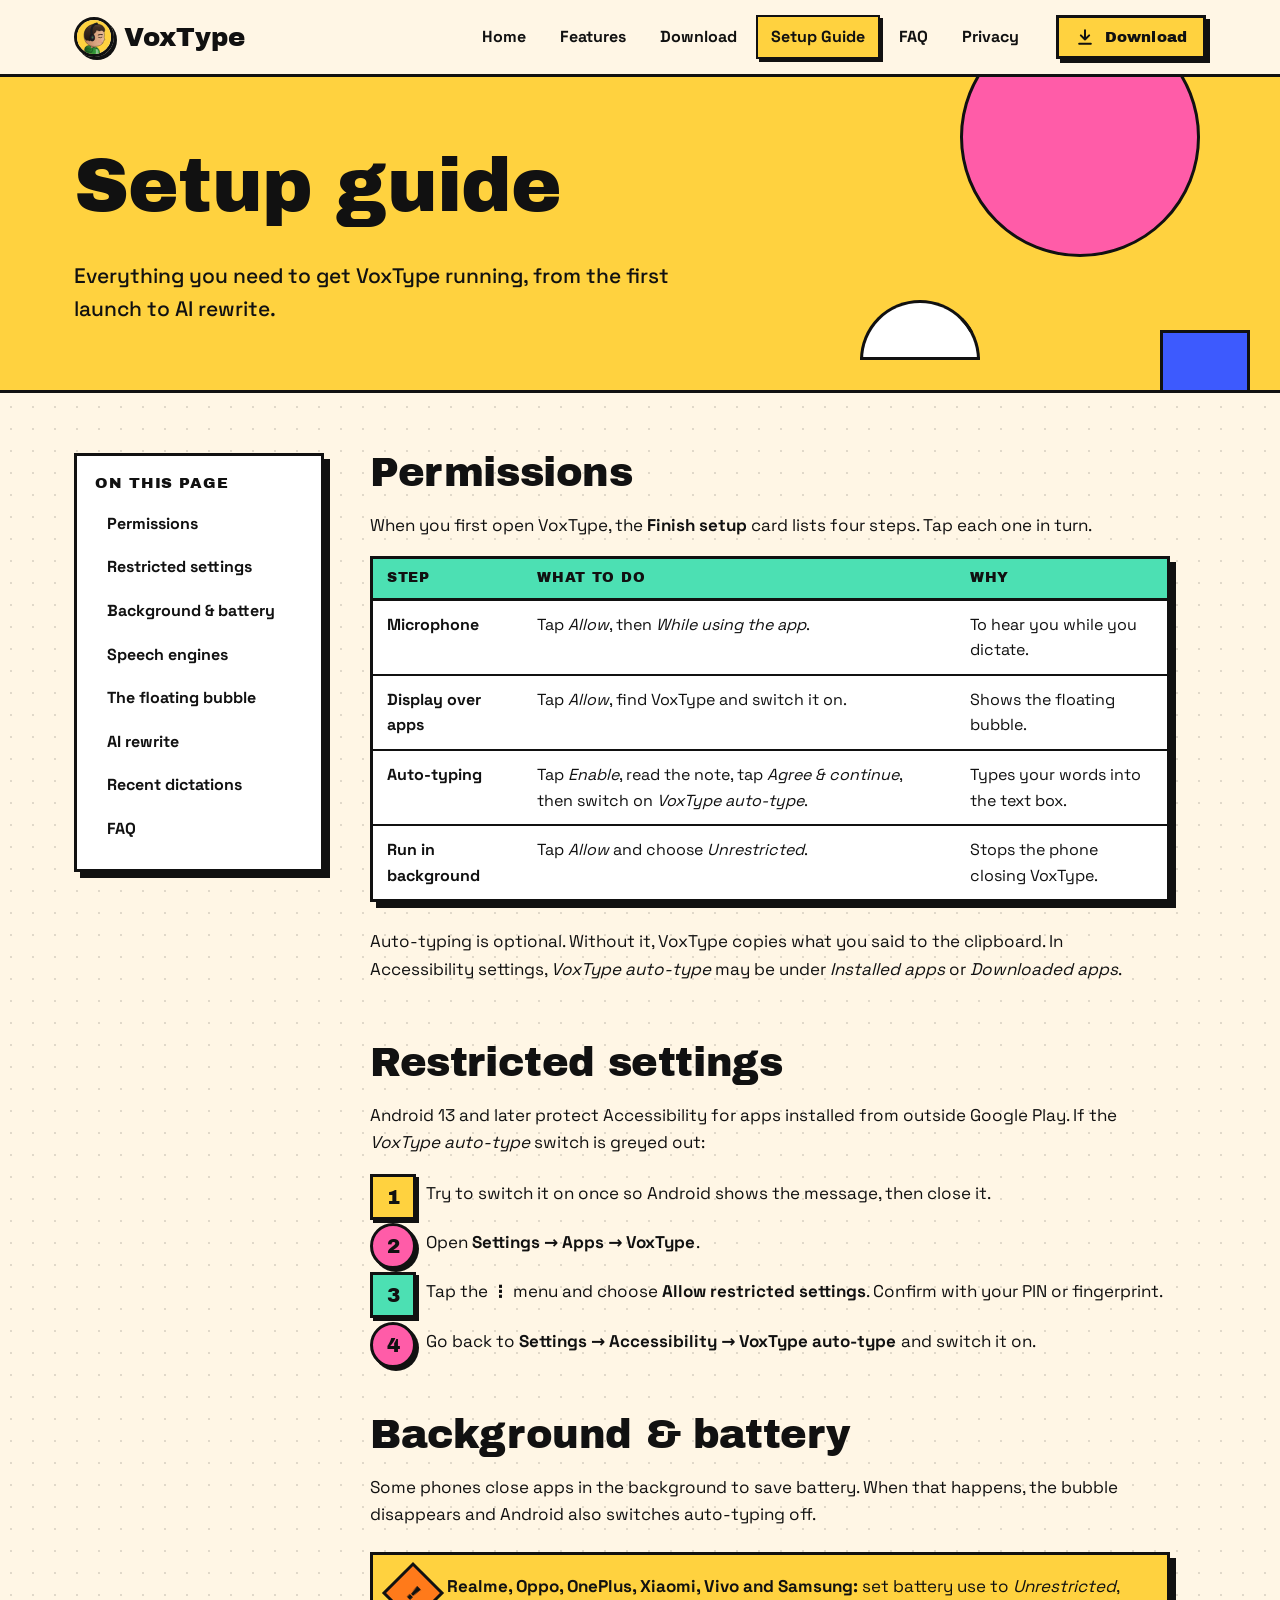
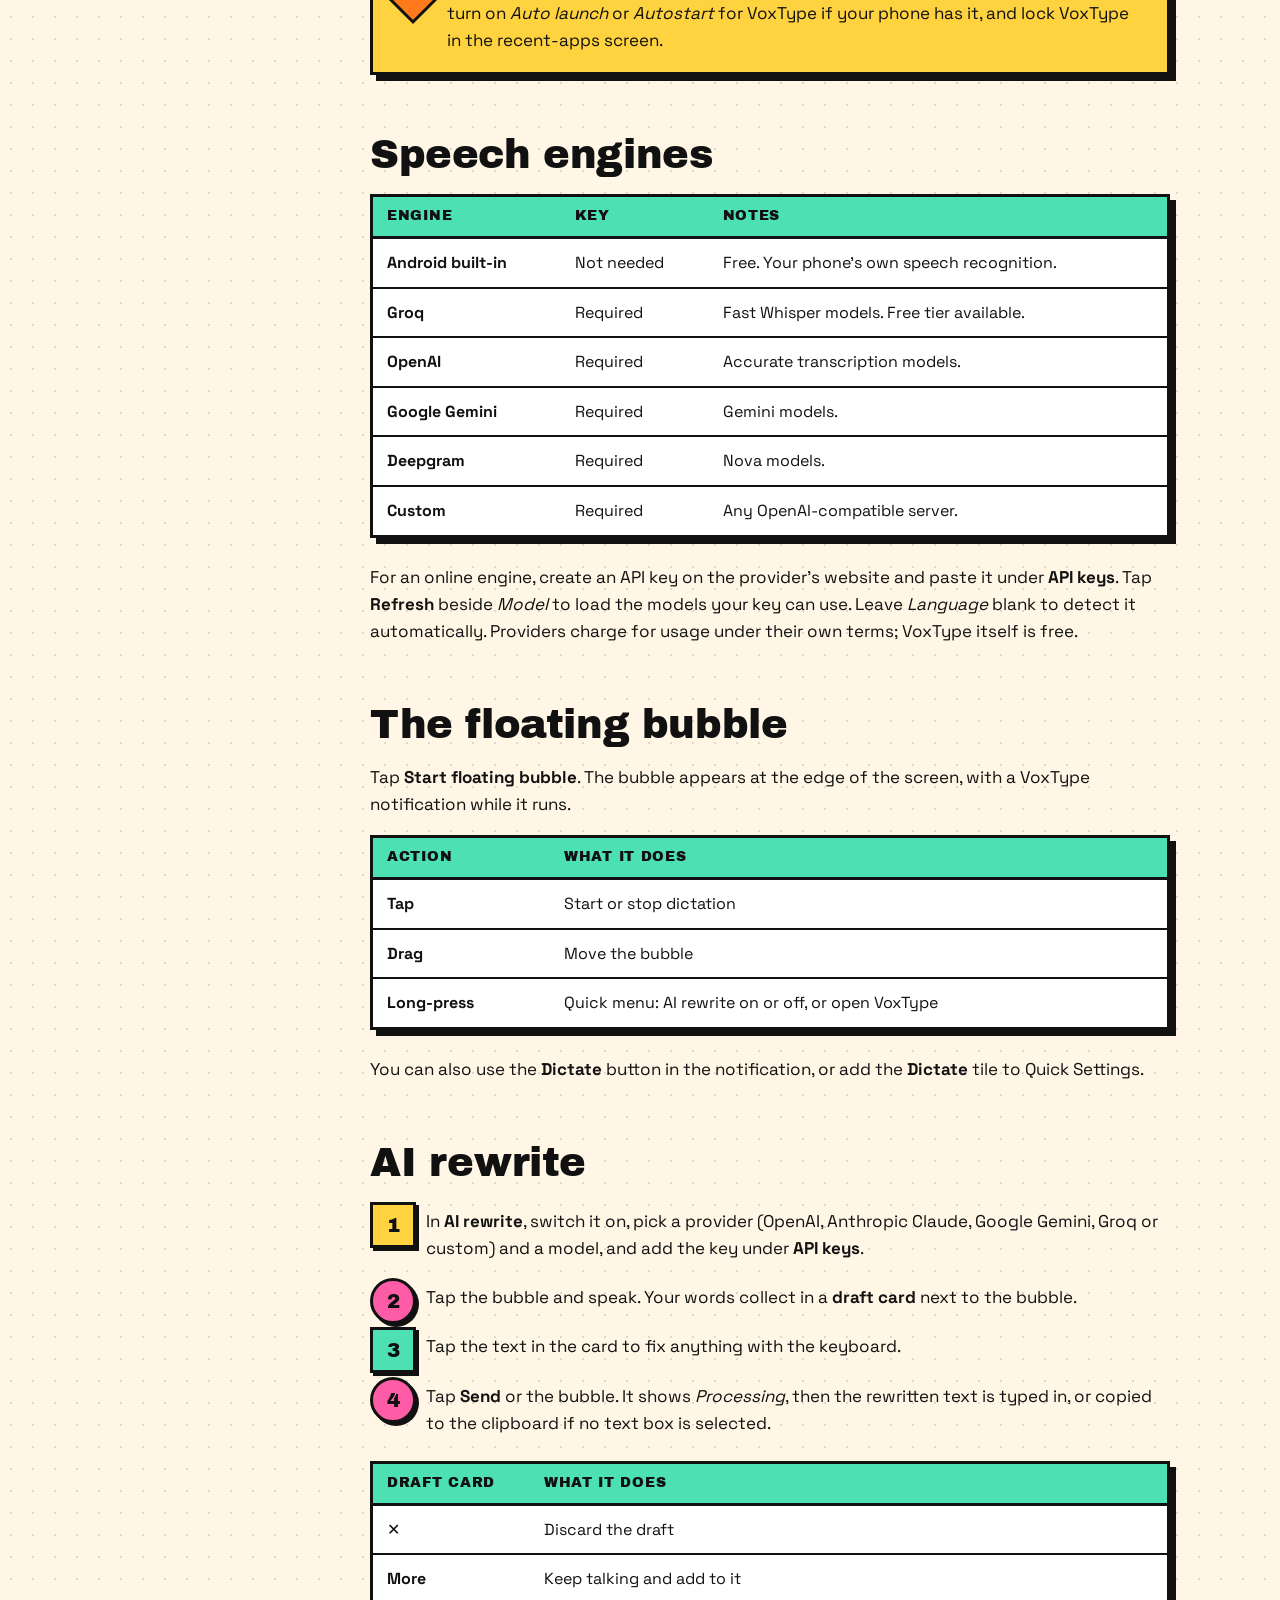
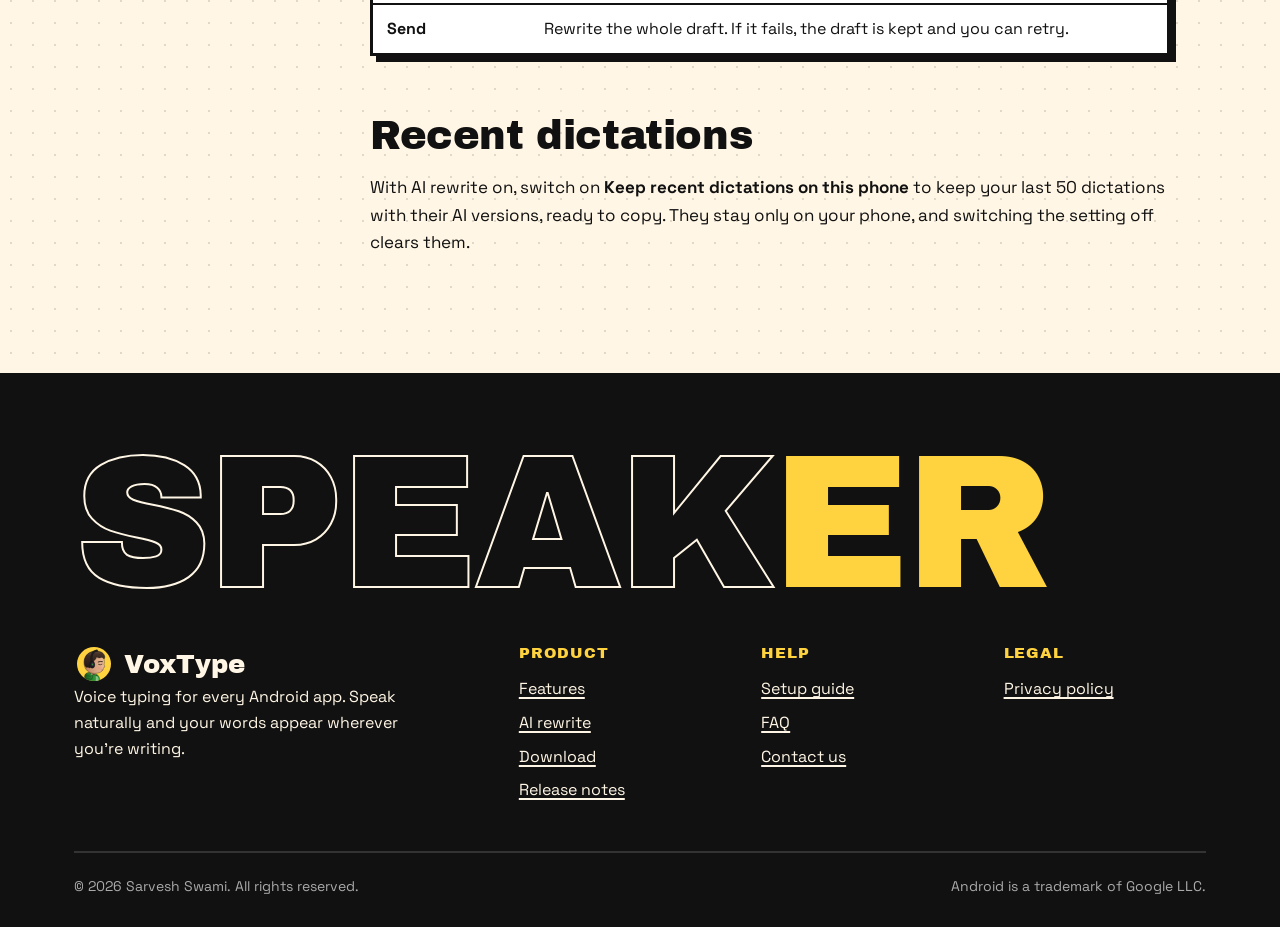
<file: guide.html>
<!doctype html>
<html lang="en">
<head>
<meta charset="utf-8">
<meta name="viewport" content="width=device-width, initial-scale=1">
<title>VoxType Setup Guide</title>
<meta name="description" content="Set up VoxType: permissions, auto-typing, speech engines, the floating bubble and AI rewrite.">
<meta name="theme-color" content="#ffd23f">
<link rel="preload" href="assets/fonts/archivo-black-latin.woff2" as="font" type="font/woff2" crossorigin>
<link rel="icon" href="assets/logo.svg" type="image/svg+xml">
<link rel="stylesheet" href="assets/style.css">
</head>
<body>

<header class="header"><div class="wrap">
  <a class="logo" href="index.html"><img src="assets/logo.svg" alt="" width="36" height="36">VoxType</a>
  <ul class="nav"><li><a href="index.html">Home</a></li><li><a href="index.html#features">Features</a></li><li><a href="download.html">Download</a></li><li><a href="guide.html" aria-current="page">Setup Guide</a></li><li><a href="faq.html">FAQ</a></li><li><a href="privacy.html">Privacy</a></li></ul>
  <a class="btn btn-sm" href="download.html"><svg viewBox="0 0 24 24" fill="none" stroke="currentColor" stroke-width="2.4" stroke-linecap="round" stroke-linejoin="round"><path d="M12 4v11M7 10l5 5 5-5M5 20h14"/></svg>Download</a>
</div></header>

<section class="page-hero"><span class="shape s-circle p1"></span><span class="shape s-half p2"></span><span class="shape p3"></span><div class="wrap">
  <h1>Setup guide</h1>
  <p>Everything you need to get VoxType running, from the first launch to AI rewrite.</p>
</div></section>
<div class="wrap"><div class="layout">
  <aside class="side"><div class="box"><h4>On this page</h4><ul><li><a href="#permissions">Permissions</a></li><li><a href="#restricted">Restricted settings</a></li><li><a href="#battery">Background &amp; battery</a></li><li><a href="#engine">Speech engines</a></li><li><a href="#bubble">The floating bubble</a></li><li><a href="#ai">AI rewrite</a></li><li><a href="#history">Recent dictations</a></li><li><a href="faq.html">FAQ</a></li></ul></div></aside>
  <article class="article">
    <h2 id="permissions">Permissions</h2>
    <p>When you first open VoxType, the <b>Finish setup</b> card lists four steps. Tap each one in turn.</p>
    <table class="table"><tr><th>Step</th><th>What to do</th><th>Why</th></tr><tr><td>Microphone</td><td>Tap <i>Allow</i>, then <i>While using the app</i>.</td><td>To hear you while you dictate.</td></tr><tr><td>Display over apps</td><td>Tap <i>Allow</i>, find VoxType and switch it on.</td><td>Shows the floating bubble.</td></tr><tr><td>Auto-typing</td><td>Tap <i>Enable</i>, read the note, tap <i>Agree &amp; continue</i>, then switch on <i>VoxType auto-type</i>.</td><td>Types your words into the text box.</td></tr><tr><td>Run in background</td><td>Tap <i>Allow</i> and choose <i>Unrestricted</i>.</td><td>Stops the phone closing VoxType.</td></tr></table>
    <p>Auto-typing is optional. Without it, VoxType copies what you said to the clipboard. In Accessibility settings, <i>VoxType auto-type</i> may be under <i>Installed apps</i> or <i>Downloaded apps</i>.</p>

    <h2 id="restricted">Restricted settings</h2>
    <p>Android 13 and later protect Accessibility for apps installed from outside Google Play. If the <i>VoxType auto-type</i> switch is greyed out:</p>
    <ol class="numbered">
      <li>Try to switch it on once so Android shows the message, then close it.</li>
      <li>Open <b>Settings &rarr; Apps &rarr; VoxType</b>.</li>
      <li>Tap the <b>&#8942;</b> menu and choose <b>Allow restricted settings</b>. Confirm with your PIN or fingerprint.</li>
      <li>Go back to <b>Settings &rarr; Accessibility &rarr; VoxType auto-type</b> and switch it on.</li>
    </ol>

    <h2 id="battery">Background &amp; battery</h2>
    <p>Some phones close apps in the background to save battery. When that happens, the bubble disappears and Android also switches auto-typing off.</p>
    <div class="note warn"><b>Realme, Oppo, OnePlus, Xiaomi, Vivo and Samsung:</b> set battery use to <i>Unrestricted</i>, turn on <i>Auto launch</i> or <i>Autostart</i> for VoxType if your phone has it, and lock VoxType in the recent-apps screen.</div>

    <h2 id="engine">Speech engines</h2>
    <table class="table"><tr><th>Engine</th><th>Key</th><th>Notes</th></tr><tr><td>Android built-in</td><td>Not needed</td><td>Free. Your phone's own speech recognition.</td></tr><tr><td>Groq</td><td>Required</td><td>Fast Whisper models. Free tier available.</td></tr><tr><td>OpenAI</td><td>Required</td><td>Accurate transcription models.</td></tr><tr><td>Google Gemini</td><td>Required</td><td>Gemini models.</td></tr><tr><td>Deepgram</td><td>Required</td><td>Nova models.</td></tr><tr><td>Custom</td><td>Required</td><td>Any OpenAI-compatible server.</td></tr></table>
    <p>For an online engine, create an API key on the provider's website and paste it under <b>API keys</b>. Tap <b>Refresh</b> beside <i>Model</i> to load the models your key can use. Leave <i>Language</i> blank to detect it automatically. Providers charge for usage under their own terms; VoxType itself is free.</p>

    <h2 id="bubble">The floating bubble</h2>
    <p>Tap <b>Start floating bubble</b>. The bubble appears at the edge of the screen, with a VoxType notification while it runs.</p>
    <table class="table"><tr><th>Action</th><th>What it does</th></tr><tr><td>Tap</td><td>Start or stop dictation</td></tr><tr><td>Drag</td><td>Move the bubble</td></tr><tr><td>Long-press</td><td>Quick menu: AI rewrite on or off, or open VoxType</td></tr></table>
    <p>You can also use the <b>Dictate</b> button in the notification, or add the <b>Dictate</b> tile to Quick Settings.</p>

    <h2 id="ai">AI rewrite</h2>
    <ol class="numbered">
      <li>In <b>AI rewrite</b>, switch it on, pick a provider (OpenAI, Anthropic Claude, Google Gemini, Groq or custom) and a model, and add the key under <b>API keys</b>.</li>
      <li>Tap the bubble and speak. Your words collect in a <b>draft card</b> next to the bubble.</li>
      <li>Tap the text in the card to fix anything with the keyboard.</li>
      <li>Tap <b>Send</b> or the bubble. It shows <i>Processing</i>, then the rewritten text is typed in, or copied to the clipboard if no text box is selected.</li>
    </ol>
    <table class="table"><tr><th>Draft card</th><th>What it does</th></tr><tr><td>&#10005;</td><td>Discard the draft</td></tr><tr><td>More</td><td>Keep talking and add to it</td></tr><tr><td>Send</td><td>Rewrite the whole draft. If it fails, the draft is kept and you can retry.</td></tr></table>

    <h2 id="history">Recent dictations</h2>
    <p>With AI rewrite on, switch on <b>Keep recent dictations on this phone</b> to keep your last 50 dictations with their AI versions, ready to copy. They stay only on your phone, and switching the setting off clears them.</p>
  </article>
</div></div>

<footer class="footer"><div class="wrap">
  <div class="giant" aria-hidden="true">SPEAK<span>ER</span></div>
  <div class="cols">
    <div>
      <a class="logo" href="index.html"><img src="assets/logo.svg" alt="" width="36" height="36">VoxType</a>
      <p>Voice typing for every Android app. Speak naturally and your words appear wherever you're writing.</p>
    </div>
    <div><h4>Product</h4><ul><li><a href="index.html#features">Features</a></li><li><a href="index.html#ai">AI rewrite</a></li><li><a href="download.html">Download</a></li><li><a href="download.html#releases">Release notes</a></li></ul></div>
    <div><h4>Help</h4><ul><li><a href="guide.html">Setup guide</a></li><li><a href="faq.html">FAQ</a></li><li><a href="mailto:contact.sarvesh.swami@gmail.com">Contact us</a></li></ul></div>
    <div><h4>Legal</h4><ul><li><a href="privacy.html">Privacy policy</a></li></ul></div>
  </div>
  <div class="base"><span>&copy; 2026 Sarvesh Swami. All rights reserved.</span><span>Android is a trademark of Google LLC.</span></div>
</div></footer>

</body>
</html>
</file>
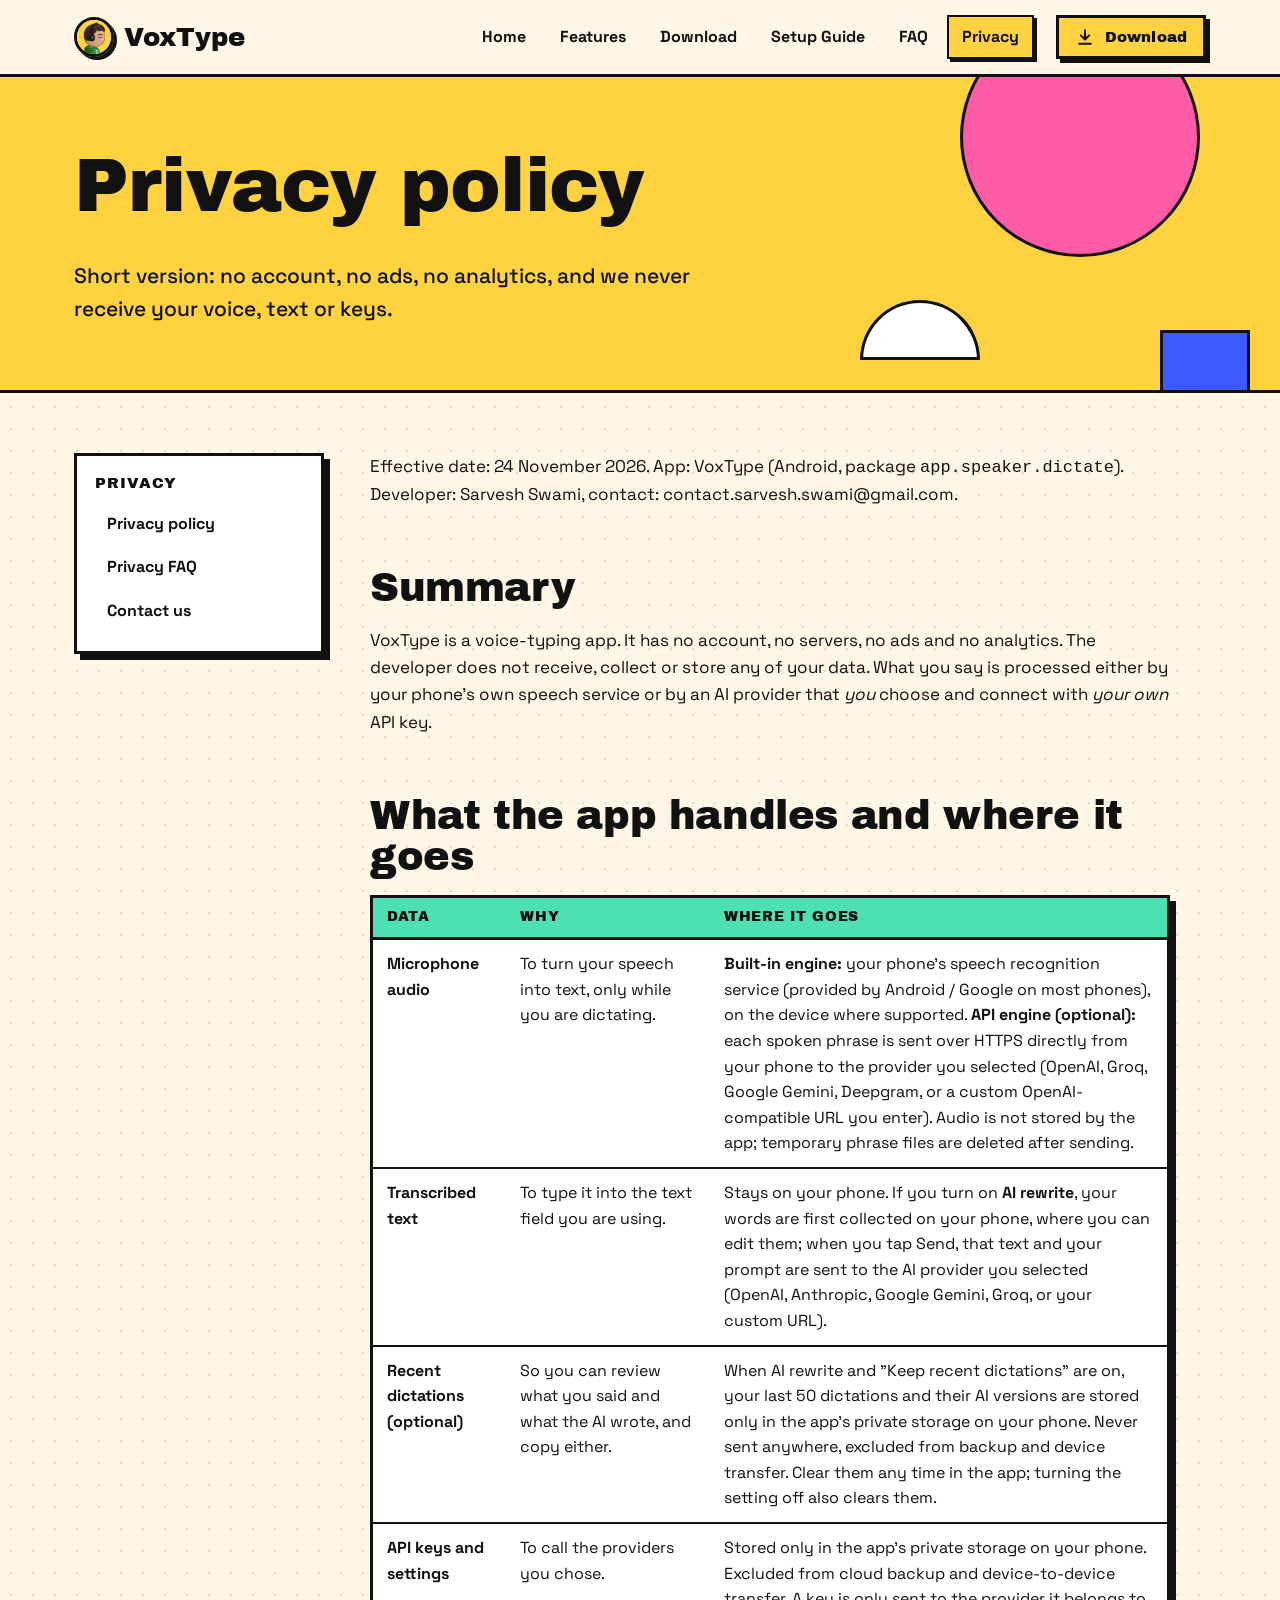
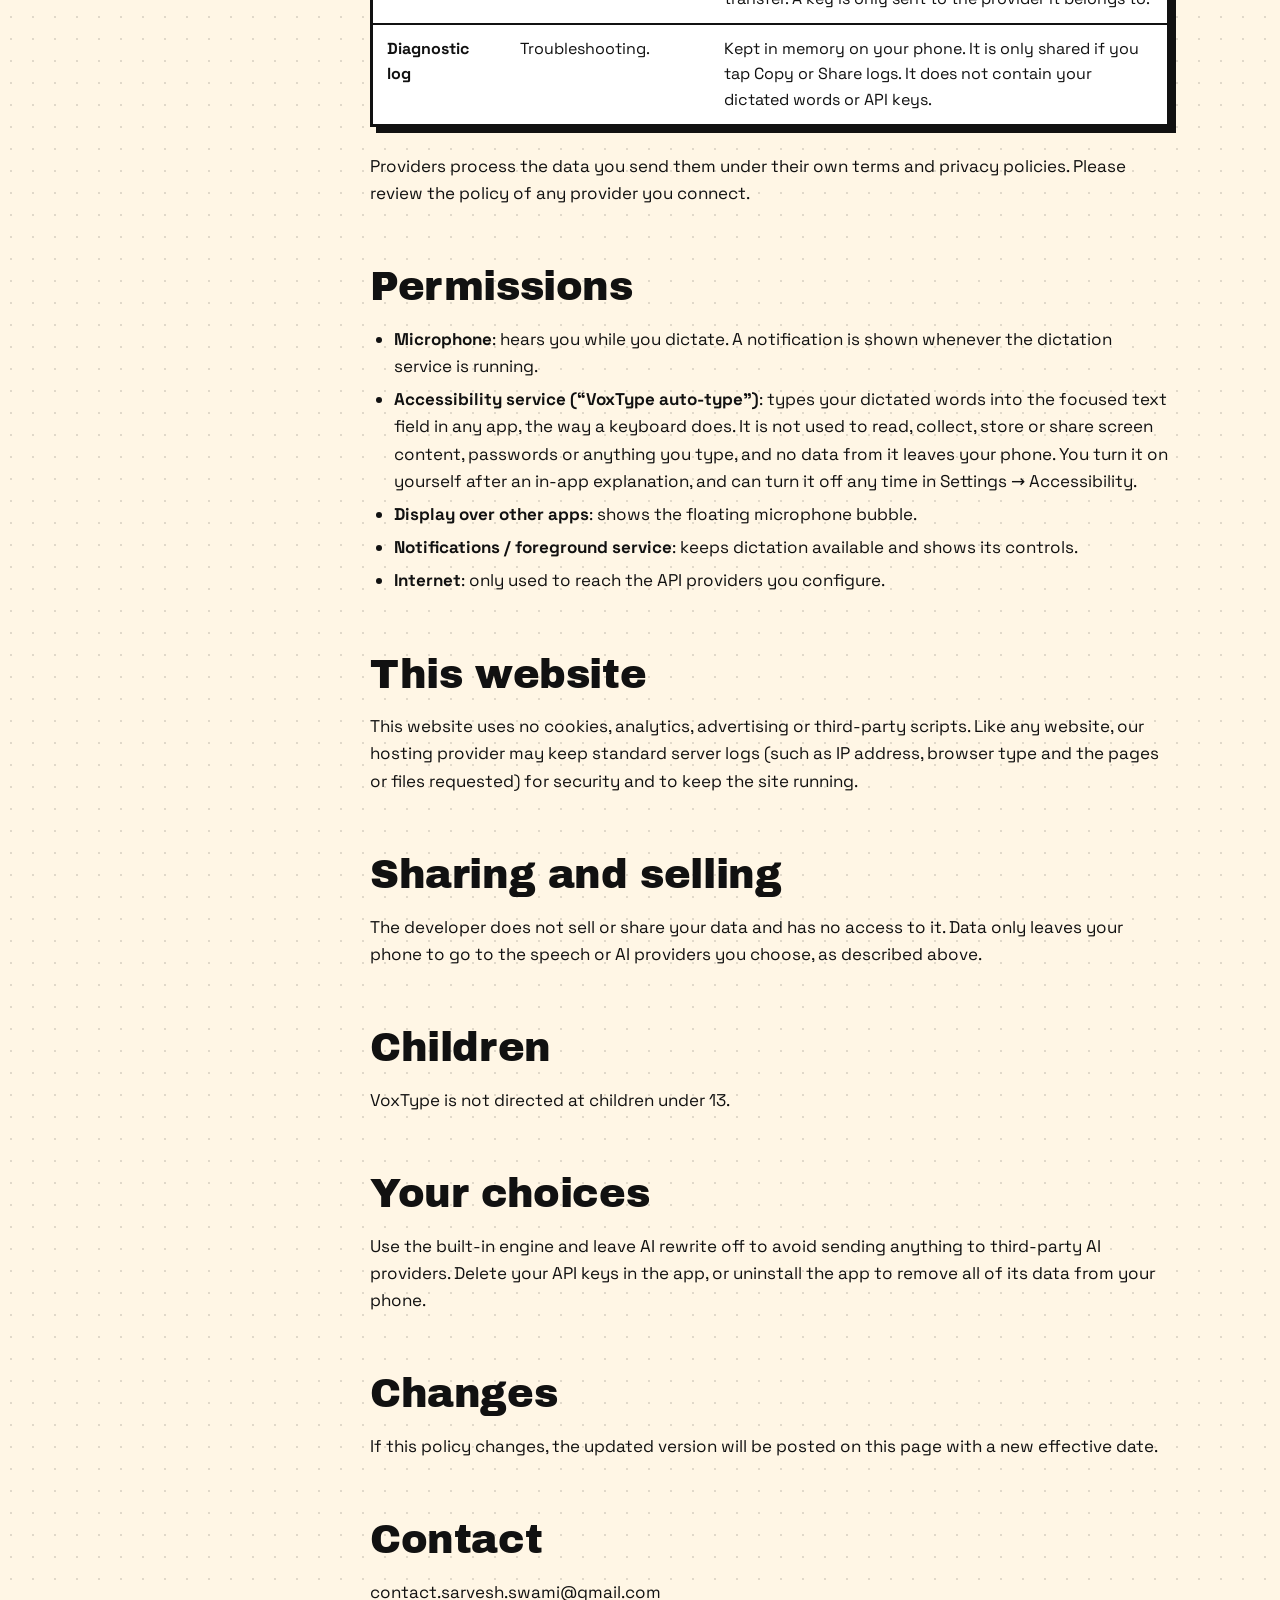
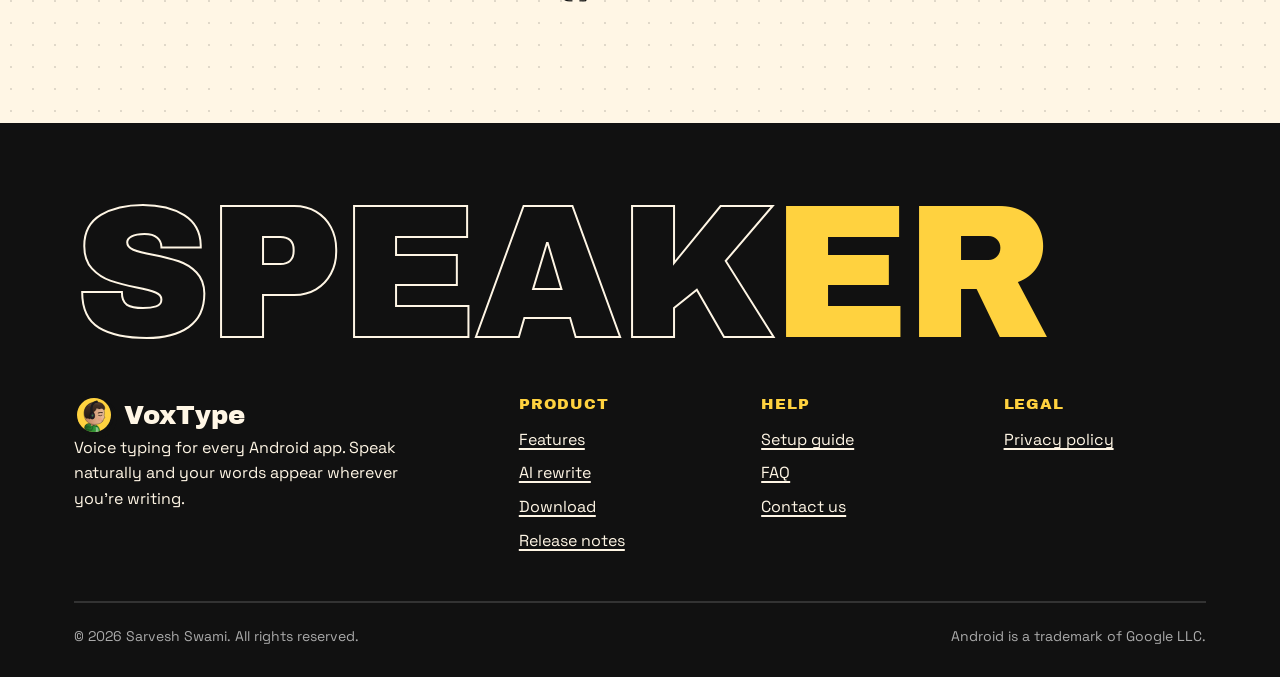
<file: privacy.html>
<!doctype html>
<html lang="en">
<head>
<meta charset="utf-8">
<meta name="viewport" content="width=device-width, initial-scale=1">
<title>VoxType Privacy Policy</title>
<meta name="description" content="Privacy policy for VoxType, the voice typing app for Android.">
<meta name="theme-color" content="#ffd23f">
<link rel="preload" href="assets/fonts/archivo-black-latin.woff2" as="font" type="font/woff2" crossorigin>
<link rel="icon" href="assets/logo.svg" type="image/svg+xml">
<link rel="stylesheet" href="assets/style.css">
</head>
<body>

<header class="header"><div class="wrap">
  <a class="logo" href="index.html"><img src="assets/logo.svg" alt="" width="36" height="36">VoxType</a>
  <ul class="nav"><li><a href="index.html">Home</a></li><li><a href="index.html#features">Features</a></li><li><a href="download.html">Download</a></li><li><a href="guide.html">Setup Guide</a></li><li><a href="faq.html">FAQ</a></li><li><a href="privacy.html" aria-current="page">Privacy</a></li></ul>
  <a class="btn btn-sm" href="download.html"><svg viewBox="0 0 24 24" fill="none" stroke="currentColor" stroke-width="2.4" stroke-linecap="round" stroke-linejoin="round"><path d="M12 4v11M7 10l5 5 5-5M5 20h14"/></svg>Download</a>
</div></header>

<section class="page-hero"><span class="shape s-circle p1"></span><span class="shape s-half p2"></span><span class="shape p3"></span><div class="wrap">
  <h1>Privacy policy</h1>
  <p>Short version: no account, no ads, no analytics, and we never receive your voice, text or keys.</p>
</div></section>
<div class="wrap"><div class="layout">
  <aside class="side"><div class="box"><h4>Privacy</h4><ul><li><a href="privacy.html">Privacy policy</a></li><li><a href="faq.html#costs">Privacy FAQ</a></li><li><a href="mailto:contact.sarvesh.swami@gmail.com">Contact us</a></li></ul></div></aside>
  <article class="article">
<p class="muted">Effective date: 24 November 2026. App: VoxType (Android, package <code>app.speaker.dictate</code>). Developer: Sarvesh Swami, contact: contact.sarvesh.swami@gmail.com.</p>

<h2>Summary</h2>
<p>VoxType is a voice-typing app. It has no account, no servers, no ads and no analytics. The developer does not receive, collect or store any of your data. What you say is processed either by your phone's own speech service or by an AI provider that <em>you</em> choose and connect with <em>your own</em> API key.</p>

<h2>What the app handles and where it goes</h2>
<table class="table">
<tr><th>Data</th><th>Why</th><th>Where it goes</th></tr>
<tr><td>Microphone audio</td><td>To turn your speech into text, only while you are dictating.</td><td><strong>Built-in engine:</strong> your phone's speech recognition service (provided by Android / Google on most phones), on the device where supported. <strong>API engine (optional):</strong> each spoken phrase is sent over HTTPS directly from your phone to the provider you selected (OpenAI, Groq, Google Gemini, Deepgram, or a custom OpenAI-compatible URL you enter). Audio is not stored by the app; temporary phrase files are deleted after sending.</td></tr>
<tr><td>Transcribed text</td><td>To type it into the text field you are using.</td><td>Stays on your phone. If you turn on <strong>AI rewrite</strong>, your words are first collected on your phone, where you can edit them; when you tap Send, that text and your prompt are sent to the AI provider you selected (OpenAI, Anthropic, Google Gemini, Groq, or your custom URL).</td></tr>
<tr><td>Recent dictations (optional)</td><td>So you can review what you said and what the AI wrote, and copy either.</td><td>When AI rewrite and "Keep recent dictations" are on, your last 50 dictations and their AI versions are stored only in the app's private storage on your phone. Never sent anywhere, excluded from backup and device transfer. Clear them any time in the app; turning the setting off also clears them.</td></tr>
<tr><td>API keys and settings</td><td>To call the providers you chose.</td><td>Stored only in the app's private storage on your phone. Excluded from cloud backup and device-to-device transfer. A key is only sent to the provider it belongs to.</td></tr>
<tr><td>Diagnostic log</td><td>Troubleshooting.</td><td>Kept in memory on your phone. It is only shared if you tap Copy or Share logs. It does not contain your dictated words or API keys.</td></tr>
</table>
<p>Providers process the data you send them under their own terms and privacy policies. Please review the policy of any provider you connect.</p>

<h2>Permissions</h2>
<ul>
<li><strong>Microphone</strong>: hears you while you dictate. A notification is shown whenever the dictation service is running.</li>
<li><strong>Accessibility service (“VoxType auto-type”)</strong>: types your dictated words into the focused text field in any app, the way a keyboard does. It is not used to read, collect, store or share screen content, passwords or anything you type, and no data from it leaves your phone. You turn it on yourself after an in-app explanation, and can turn it off any time in Settings → Accessibility.</li>
<li><strong>Display over other apps</strong>: shows the floating microphone bubble.</li>
<li><strong>Notifications / foreground service</strong>: keeps dictation available and shows its controls.</li>
<li><strong>Internet</strong>: only used to reach the API providers you configure.</li>
</ul>

<h2>This website</h2>
<p>This website uses no cookies, analytics, advertising or third-party scripts. Like any website, our hosting provider may keep standard server logs (such as IP address, browser type and the pages or files requested) for security and to keep the site running.</p>

<h2>Sharing and selling</h2>
<p>The developer does not sell or share your data and has no access to it. Data only leaves your phone to go to the speech or AI providers you choose, as described above.</p>

<h2>Children</h2>
<p>VoxType is not directed at children under 13.</p>

<h2>Your choices</h2>
<p>Use the built-in engine and leave AI rewrite off to avoid sending anything to third-party AI providers. Delete your API keys in the app, or uninstall the app to remove all of its data from your phone.</p>

<h2>Changes</h2>
<p>If this policy changes, the updated version will be posted on this page with a new effective date.</p>

<h2>Contact</h2>
<p>contact.sarvesh.swami@gmail.com</p>
  </article>
</div></div>

<footer class="footer"><div class="wrap">
  <div class="giant" aria-hidden="true">SPEAK<span>ER</span></div>
  <div class="cols">
    <div>
      <a class="logo" href="index.html"><img src="assets/logo.svg" alt="" width="36" height="36">VoxType</a>
      <p>Voice typing for every Android app. Speak naturally and your words appear wherever you're writing.</p>
    </div>
    <div><h4>Product</h4><ul><li><a href="index.html#features">Features</a></li><li><a href="index.html#ai">AI rewrite</a></li><li><a href="download.html">Download</a></li><li><a href="download.html#releases">Release notes</a></li></ul></div>
    <div><h4>Help</h4><ul><li><a href="guide.html">Setup guide</a></li><li><a href="faq.html">FAQ</a></li><li><a href="mailto:contact.sarvesh.swami@gmail.com">Contact us</a></li></ul></div>
    <div><h4>Legal</h4><ul><li><a href="privacy.html">Privacy policy</a></li></ul></div>
  </div>
  <div class="base"><span>&copy; 2026 Sarvesh Swami. All rights reserved.</span><span>Android is a trademark of Google LLC.</span></div>
</div></footer>

</body>
</html>
</file>
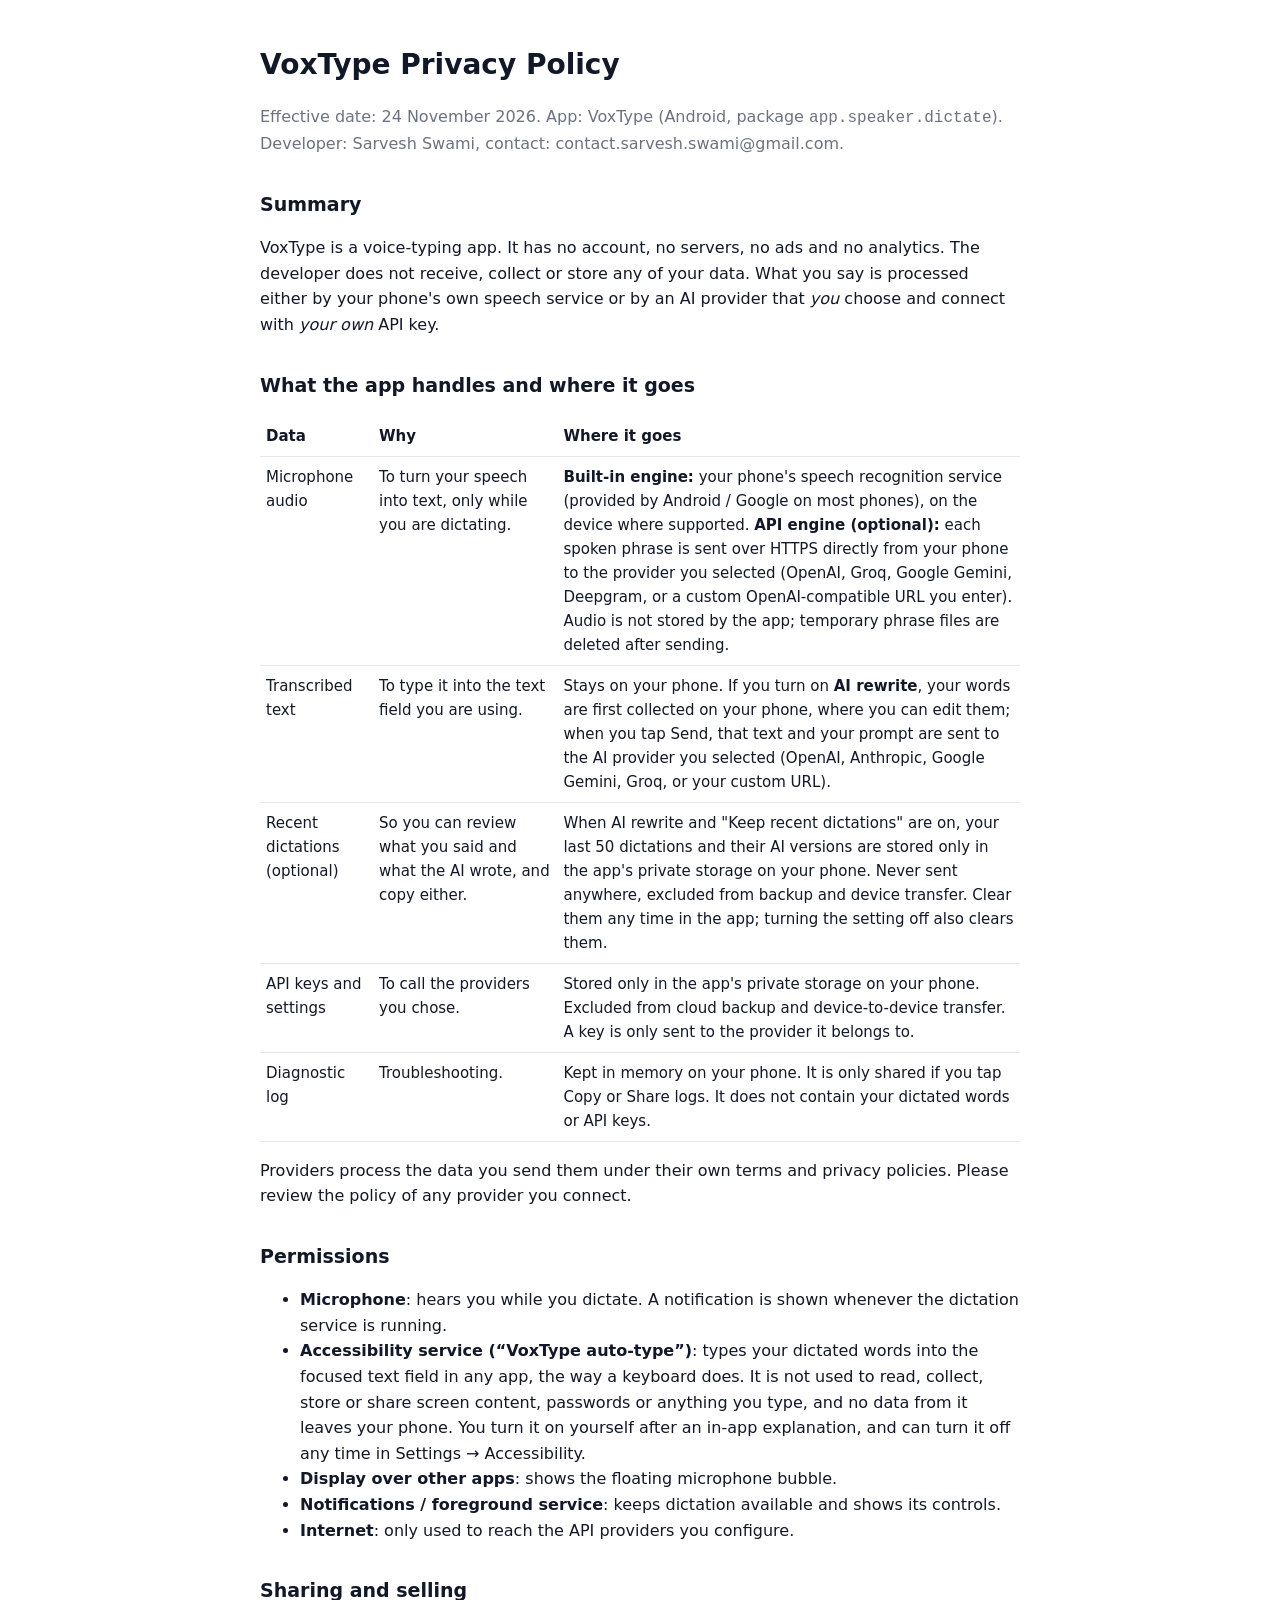
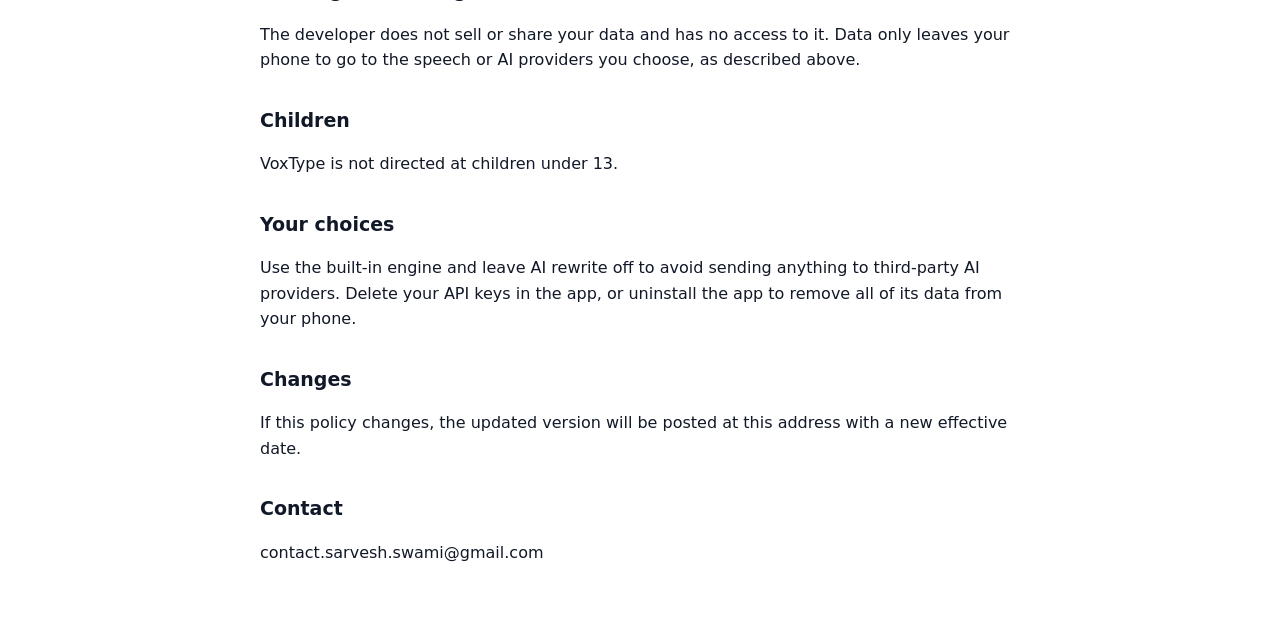
<file: src/privacy-policy.html>
<!doctype html>
<html lang="en">
<head>
<meta charset="utf-8">
<meta name="viewport" content="width=device-width, initial-scale=1">
<title>VoxType Privacy Policy</title>
<style>
  body { font: 16px/1.6 system-ui, -apple-system, "Segoe UI", Roboto, sans-serif; max-width: 760px; margin: 0 auto; padding: 24px 16px 64px; color: #111827; background: #fff; }
  h1 { font-size: 28px; margin-bottom: 4px; }
  h2 { font-size: 19px; margin-top: 32px; }
  .muted { color: #6b7280; }
  table { border-collapse: collapse; width: 100%; font-size: 15px; }
  th, td { text-align: left; vertical-align: top; border-bottom: 1px solid #e5e7eb; padding: 8px 6px; }
  @media (prefers-color-scheme: dark) { body { background: #0b0d17; color: #e5e7eb; } th, td { border-color: #262a3a; } .muted { color: #9ca3af; } }
</style>
</head>
<body>
<h1>VoxType Privacy Policy</h1>
<p class="muted">Effective date: 24 November 2026. App: VoxType (Android, package <code>app.speaker.dictate</code>). Developer: Sarvesh Swami, contact: contact.sarvesh.swami@gmail.com.</p>

<h2>Summary</h2>
<p>VoxType is a voice-typing app. It has no account, no servers, no ads and no analytics. The developer does not receive, collect or store any of your data. What you say is processed either by your phone's own speech service or by an AI provider that <em>you</em> choose and connect with <em>your own</em> API key.</p>

<h2>What the app handles and where it goes</h2>
<table>
<tr><th>Data</th><th>Why</th><th>Where it goes</th></tr>
<tr><td>Microphone audio</td><td>To turn your speech into text, only while you are dictating.</td><td><strong>Built-in engine:</strong> your phone's speech recognition service (provided by Android / Google on most phones), on the device where supported. <strong>API engine (optional):</strong> each spoken phrase is sent over HTTPS directly from your phone to the provider you selected (OpenAI, Groq, Google Gemini, Deepgram, or a custom OpenAI-compatible URL you enter). Audio is not stored by the app; temporary phrase files are deleted after sending.</td></tr>
<tr><td>Transcribed text</td><td>To type it into the text field you are using.</td><td>Stays on your phone. If you turn on <strong>AI rewrite</strong>, your words are first collected on your phone, where you can edit them; when you tap Send, that text and your prompt are sent to the AI provider you selected (OpenAI, Anthropic, Google Gemini, Groq, or your custom URL).</td></tr>
<tr><td>Recent dictations (optional)</td><td>So you can review what you said and what the AI wrote, and copy either.</td><td>When AI rewrite and "Keep recent dictations" are on, your last 50 dictations and their AI versions are stored only in the app's private storage on your phone. Never sent anywhere, excluded from backup and device transfer. Clear them any time in the app; turning the setting off also clears them.</td></tr>
<tr><td>API keys and settings</td><td>To call the providers you chose.</td><td>Stored only in the app's private storage on your phone. Excluded from cloud backup and device-to-device transfer. A key is only sent to the provider it belongs to.</td></tr>
<tr><td>Diagnostic log</td><td>Troubleshooting.</td><td>Kept in memory on your phone. It is only shared if you tap Copy or Share logs. It does not contain your dictated words or API keys.</td></tr>
</table>
<p>Providers process the data you send them under their own terms and privacy policies. Please review the policy of any provider you connect.</p>

<h2>Permissions</h2>
<ul>
<li><strong>Microphone</strong>: hears you while you dictate. A notification is shown whenever the dictation service is running.</li>
<li><strong>Accessibility service (“VoxType auto-type”)</strong>: types your dictated words into the focused text field in any app, the way a keyboard does. It is not used to read, collect, store or share screen content, passwords or anything you type, and no data from it leaves your phone. You turn it on yourself after an in-app explanation, and can turn it off any time in Settings → Accessibility.</li>
<li><strong>Display over other apps</strong>: shows the floating microphone bubble.</li>
<li><strong>Notifications / foreground service</strong>: keeps dictation available and shows its controls.</li>
<li><strong>Internet</strong>: only used to reach the API providers you configure.</li>
</ul>

<h2>Sharing and selling</h2>
<p>The developer does not sell or share your data and has no access to it. Data only leaves your phone to go to the speech or AI providers you choose, as described above.</p>

<h2>Children</h2>
<p>VoxType is not directed at children under 13.</p>

<h2>Your choices</h2>
<p>Use the built-in engine and leave AI rewrite off to avoid sending anything to third-party AI providers. Delete your API keys in the app, or uninstall the app to remove all of its data from your phone.</p>

<h2>Changes</h2>
<p>If this policy changes, the updated version will be posted at this address with a new effective date.</p>

<h2>Contact</h2>
<p>contact.sarvesh.swami@gmail.com</p>
</body>
</html>
</file>
<file: assets/style.css>
/* VoxType website: bold art-poster style. Thick outlines, hard shadows, flat bright colours, geometric shapes,
   clipped and outlined type. Fonts are self-hosted (SIL Open Font License): Archivo Black, Space Grotesk.
   No frameworks, no third-party requests. */

@font-face { font-family: "Archivo Black"; src: url("fonts/archivo-black-latin.woff2") format("woff2"); font-weight: 400; font-display: swap; }
@font-face { font-family: "Space Grotesk"; src: url("fonts/space-grotesk-latin.woff2") format("woff2"); font-weight: 300 700; font-display: swap; }

:root {
  --ink: #111;
  --paper: #fff6e5;
  --white: #fff;
  --yellow: #ffd23f;
  --pink: #ff5ca8;
  --blue: #3d5afe;
  --lime: #b6f25a;
  --orange: #ff7a1a;
  --purple: #8b5cf6;
  --mint: #4ce0b3;
  --line: 3px solid var(--ink);
  --hard: 6px 6px 0 var(--ink);
  --hard-sm: 4px 4px 0 var(--ink);
  --display: "Archivo Black", "Arial Black", Impact, sans-serif;
  --body: "Space Grotesk", system-ui, "Segoe UI", Roboto, sans-serif;
}

* { box-sizing: border-box; }
html { scroll-behavior: smooth; }
body {
  margin: 0;
  font: 18px/1.6 var(--body);
  color: var(--ink);
  background-color: var(--paper);
  background-image: radial-gradient(rgba(17,17,17,.13) 1.2px, transparent 1.2px);
  background-size: 22px 22px;
}
a { color: var(--ink); text-decoration-thickness: 2px; text-underline-offset: 3px; }
a:hover { color: var(--blue); }
img, svg { max-width: 100%; }
h1, h2, h3 { margin: 0 0 .45em; font-family: var(--display); font-weight: 400; line-height: 1.02; letter-spacing: -.01em; }
h1 { font-size: 88px; }
h2 { font-size: 56px; }
h3 { font-size: 22px; line-height: 1.15; }
p { margin: 0 0 1em; }
.wrap { width: 1180px; max-width: 100%; margin: 0 auto; padding: 0 24px; position: relative; }
.center { text-align: center; }

/* ---------- type effects ---------- */
.outline { color: transparent; -webkit-text-stroke: 2.5px var(--ink); paint-order: stroke fill; }
.stripes {
  color: transparent;
  background: repeating-linear-gradient(-45deg, var(--pink) 0 10px, var(--blue) 10px 20px);
  -webkit-background-clip: text; background-clip: text;
  -webkit-text-stroke: 2px var(--ink);
}
.dots-text {
  color: transparent;
  background: radial-gradient(var(--orange) 35%, transparent 36%) 0 0 / 12px 12px, var(--yellow);
  -webkit-background-clip: text; background-clip: text;
  -webkit-text-stroke: 2px var(--ink);
}
.hl { position: relative; z-index: 0; display: inline-block; padding: 0 .12em; }
.hl::before { content: ""; position: absolute; z-index: -1; inset: .12em -.04em .02em; background: var(--yellow); border: var(--line); transform: skew(-8deg) rotate(-1.5deg); }
.hl.pink::before { background: var(--pink); }
.hl.lime::before { background: var(--lime); }
.hl.mint::before { background: var(--mint); }
.circled { position: relative; display: inline-block; }
.circled::after { content: ""; position: absolute; inset: -.15em -.25em; border: 3px solid var(--pink); border-radius: 50%; transform: rotate(-4deg); pointer-events: none; }

/* ---------- header ---------- */
.header { position: sticky; top: 0; z-index: 30; background: var(--paper); border-bottom: var(--line); }
.header .wrap { display: flex; align-items: center; gap: 22px; height: 74px; }
.logo { display: flex; align-items: center; gap: 10px; font: 26px/1 var(--display); color: var(--ink); text-decoration: none; }
.logo img { width: 40px; height: 40px; border: var(--line); border-radius: 50%; box-shadow: 3px 3px 0 var(--ink); }
.logo:hover { color: var(--ink); }
.nav { display: flex; gap: 4px; margin: 0 0 0 auto; padding: 0; list-style: none; }
.nav a { display: block; padding: 7px 13px; font-weight: 700; font-size: 16px; text-decoration: none; border: 2px solid transparent; }
.nav a:hover { color: var(--ink); border-color: var(--ink); background: var(--white); }
.nav a[aria-current="page"] { background: var(--yellow); border: 2px solid var(--ink); box-shadow: 3px 3px 0 var(--ink); }

/* ---------- buttons ---------- */
.btn {
  display: inline-flex; align-items: center; justify-content: center; gap: 10px;
  padding: 14px 24px;
  font: 18px/1.1 var(--display);
  letter-spacing: .01em;
  color: var(--ink);
  text-decoration: none;
  background: var(--yellow);
  border: var(--line);
  box-shadow: var(--hard);
  transition: transform .12s ease, box-shadow .12s ease;
}
.btn:hover { color: var(--ink); transform: translate(-2px, -2px); box-shadow: 8px 8px 0 var(--ink); }
.btn:active { transform: translate(4px, 4px); box-shadow: 2px 2px 0 var(--ink); }
.btn svg { width: 20px; height: 20px; flex: none; }
.btn-sm { padding: 9px 16px; font-size: 15px; box-shadow: var(--hard-sm); }
.btn-pink { background: var(--pink); }
.btn-white { background: var(--white); }
.btn-lime { background: var(--lime); }
.btn-round { border-radius: 999px; }

/* ---------- stickers & shapes ---------- */
.sticker {
  position: absolute; z-index: 3;
  display: inline-flex; align-items: center; justify-content: center;
  padding: 8px 14px;
  font: 15px/1 var(--display);
  text-transform: uppercase;
  background: var(--lime);
  border: var(--line);
  box-shadow: var(--hard-sm);
}
.burst {
  position: absolute; z-index: 3;
  display: flex; align-items: center; justify-content: center;
  width: 120px; height: 120px;
  font: 18px/1 var(--display);
  text-align: center;
  background: var(--pink);
  clip-path: polygon(50% 0%, 61% 18%, 82% 8%, 80% 30%, 100% 35%, 86% 52%, 100% 68%, 79% 72%, 82% 93%, 61% 83%, 50% 100%, 39% 83%, 18% 93%, 21% 72%, 0% 68%, 14% 52%, 0% 35%, 20% 30%, 18% 8%, 39% 18%);
}
.shape { position: absolute; z-index: 0; pointer-events: none; border: var(--line); }
.s-circle { border-radius: 50%; }
.s-half { border-radius: 999px 999px 0 0; }
.s-quarter { border-radius: 100% 0 0 0; }
.s-tri { border: 0; background: var(--ink); clip-path: polygon(50% 0, 100% 100%, 0 100%); }
.s-tri::after { content: ""; position: absolute; inset: 5px 4px 3px; clip-path: polygon(50% 0, 100% 100%, 0 100%); background: inherit; }
.squiggle { position: absolute; z-index: 1; pointer-events: none; }
.spin { position: absolute; z-index: 3; width: 150px; height: 150px; animation: spin 18s linear infinite; }
.spin text { font: 12.5px var(--display); letter-spacing: 2.6px; text-transform: uppercase; }
@keyframes spin { to { transform: rotate(360deg); } }

/* ---------- hero ---------- */
.hero { position: relative; overflow: hidden; padding: 70px 0 100px; border-bottom: var(--line); }
.hero .wrap { display: flex; align-items: center; gap: 40px; }
.hero-copy { position: relative; z-index: 2; flex: 1 1 0; min-width: 0; }
.hero h1 { margin-bottom: 26px; }
.hero h1 span { display: block; }
.tag { display: inline-block; margin-bottom: 22px; padding: 6px 12px; font-weight: 700; font-size: 15px; background: var(--white); border: var(--line); box-shadow: var(--hard-sm); transform: rotate(-2deg); }
.tag b { margin-right: 6px; padding: 1px 7px; color: #fff; background: var(--ink); }
.lead { max-width: 520px; font-size: 21px; font-weight: 500; }
.actions { display: flex; flex-wrap: wrap; gap: 16px; margin: 30px 0 0; }

.hero-art { position: relative; flex: 0 0 470px; height: 600px; }
.hero-art .s1 { width: 330px; height: 330px; right: 0; top: 40px; background: var(--yellow); }
.hero-art .s2 { width: 170px; height: 170px; left: 10px; bottom: 40px; background: var(--blue); }
.hero-art .s3 { width: 140px; height: 70px; right: 40px; bottom: 30px; background: var(--mint); }
.hero-art .s4 { width: 70px; height: 70px; left: 40px; top: 20px; background: var(--pink); }

/* boxy device */
.device {
  position: absolute; z-index: 2;
  left: 110px; top: 50px;
  width: 260px; height: 480px;
  padding: 14px 12px 42px;
  background: var(--ink);
  border: var(--line);
  box-shadow: 12px 12px 0 var(--pink);
  transform: rotate(-4deg);
}
.device::after { content: ""; position: absolute; left: 50%; bottom: 13px; width: 44px; height: 14px; margin-left: -22px; background: var(--paper); border: 2px solid var(--paper); }
.device .cam { position: absolute; left: 50%; top: 4px; width: 50px; height: 6px; margin-left: -25px; background: #333; }
.scr { position: relative; height: 100%; overflow: hidden; background: var(--white); font-size: 12.5px; }
.scr .bar { display: flex; align-items: center; gap: 8px; padding: 9px 12px; font-weight: 700; background: var(--mint); border-bottom: var(--line); }
.scr .bar i { width: 22px; height: 22px; background: var(--white); border: 2px solid var(--ink); }
.m { max-width: 82%; margin: 10px 10px 0; padding: 7px 10px; line-height: 1.35; background: var(--white); border: 2px solid var(--ink); box-shadow: 3px 3px 0 var(--ink); }
.m.me { margin-left: auto; background: var(--lime); }
.mic { position: absolute; right: 8px; top: 50%; display: flex; align-items: center; justify-content: center; width: 54px; height: 54px; border-radius: 50%; background: var(--pink); border: var(--line); box-shadow: 3px 3px 0 var(--ink); }
.mic::before { content: ""; position: absolute; inset: -10px; border: 2px dashed var(--ink); border-radius: 50%; animation: spin 8s linear infinite; }
.mic svg { width: 24px; height: 24px; }
.typing { position: absolute; left: 10px; right: 10px; bottom: 10px; padding: 9px 11px; background: var(--white); border: 2px solid var(--ink); }
.caret { display: inline-block; width: 2px; height: 14px; vertical-align: -2px; background: var(--ink); animation: blink 1s step-end infinite; }
@keyframes blink { 50% { opacity: 0; } }
.hero-art .sticker.st1 { left: 0; top: 150px; transform: rotate(-8deg); background: var(--yellow); }
.hero-art .sticker.st2 { right: 0; top: 360px; transform: rotate(6deg); background: var(--white); }
.hero-art .burst { right: 10px; top: 0; transform: rotate(12deg); }
.hero-art .spin { left: -30px; bottom: -10px; }

/* ---------- marquee ---------- */
.marquee { overflow: hidden; padding: 14px 0; color: var(--paper); background: var(--ink); border-bottom: var(--line); transform: rotate(-1.2deg); margin: -10px -20px 0; position: relative; z-index: 5; }
.marquee .track { display: flex; width: max-content; gap: 34px; animation: slide 26s linear infinite; }
.marquee span { font: 30px/1 var(--display); text-transform: uppercase; white-space: nowrap; }
.marquee span:nth-child(3n+2) { color: var(--yellow); }
.marquee span:nth-child(3n+3) { color: transparent; -webkit-text-stroke: 1.5px var(--paper); }
@keyframes slide { to { transform: translateX(-50%); } }

/* ---------- sections ---------- */
.section { position: relative; padding: 110px 0; }
.section.yellow { background: var(--yellow); border-top: var(--line); border-bottom: var(--line); }
.section.blue { color: var(--white); background: var(--blue); border-top: var(--line); border-bottom: var(--line); }
.section.blue h2, .section.blue h3 { color: var(--white); }
.head { max-width: 760px; margin: 0 0 56px; }
.head.center { margin-left: auto; margin-right: auto; }
.head p { font-size: 20px; font-weight: 500; }
.label { display: inline-block; margin-bottom: 16px; padding: 4px 10px; font: 14px/1.3 var(--display); text-transform: uppercase; letter-spacing: .08em; background: var(--white); border: 2px solid var(--ink); }

/* bento grid of mixed shapes */
.bento { display: grid; grid-template-columns: repeat(4, 1fr); grid-auto-rows: 250px; gap: 22px; }
.tile { position: relative; overflow: hidden; padding: 26px; border: var(--line); box-shadow: var(--hard); background: var(--white); }
.tile p { margin: 0; font-size: 16px; font-weight: 500; }
.tile .big { position: absolute; right: -6px; bottom: -22px; font: 120px/1 var(--display); opacity: .14; }
.t-wide { grid-column: span 2; }
.t-tall { grid-row: span 2; }
.t-pink { background: var(--pink); }
.t-lime { background: var(--lime); }
.t-mint { background: var(--mint); }
.t-yellow { background: var(--yellow); }
.t-purple { background: var(--purple); color: var(--white); }
.t-orange { background: var(--orange); }
.t-round { border-radius: 50%; display: flex; flex-direction: column; align-items: center; justify-content: center; text-align: center; padding: 30px; }
.t-arch { border-radius: 999px 999px 0 0; padding-top: 70px; text-align: center; }
.t-cut { clip-path: polygon(0 0, calc(100% - 50px) 0, 100% 50px, 100% 100%, 0 100%); box-shadow: none; }
.t-pill { border-radius: 999px; display: flex; align-items: center; gap: 18px; padding: 20px 34px; }
.t-blob { border-radius: 60% 40% 55% 45% / 45% 55% 45% 55%; display: flex; flex-direction: column; justify-content: center; text-align: center; padding: 34px; }
.t-stripes { background: repeating-linear-gradient(-45deg, var(--white) 0 14px, #ffe3f0 14px 28px); }
.glyph { display: inline-flex; align-items: center; justify-content: center; width: 54px; height: 54px; margin-bottom: 16px; color: var(--ink); background: var(--white); border: var(--line); box-shadow: 3px 3px 0 var(--ink); }
.glyph.round { border-radius: 50%; }
.glyph svg { width: 26px; height: 26px; }
.t-pill .glyph, .t-round .glyph, .t-blob .glyph { margin-bottom: 10px; }
.t-pill .glyph { margin-bottom: 0; flex: none; }

/* steps */
.steps { display: grid; grid-template-columns: repeat(3, 1fr); gap: 26px; }
.step { position: relative; padding: 30px 26px 28px; background: var(--white); border: var(--line); box-shadow: var(--hard); }
.step:nth-child(2) { transform: rotate(1.5deg); margin-top: 30px; }
.step:nth-child(3) { transform: rotate(-1.2deg); }
.step .n { display: block; margin: -6px 0 6px; font: 96px/1 var(--display); color: transparent; -webkit-text-stroke: 3px var(--ink); }
.step:nth-child(1) .n { -webkit-text-stroke-color: var(--ink); background: linear-gradient(var(--pink), var(--pink)) 0 70% / 100% 30% no-repeat; -webkit-background-clip: text; background-clip: text; }
.step:nth-child(2) .n { background: linear-gradient(var(--blue), var(--blue)) 0 70% / 100% 30% no-repeat; -webkit-background-clip: text; background-clip: text; }
.step:nth-child(3) .n { background: linear-gradient(var(--orange), var(--orange)) 0 70% / 100% 30% no-repeat; -webkit-background-clip: text; background-clip: text; }
.step p { margin: 0; font-size: 16px; font-weight: 500; }

/* AI before / after */
.ba { display: grid; grid-template-columns: 1fr 120px 1fr; align-items: center; gap: 10px; }
.card-say { position: relative; padding: 32px 30px; font-size: 21px; font-weight: 500; line-height: 1.45; border: var(--line); box-shadow: var(--hard); }
.card-say small { position: absolute; top: -18px; left: 20px; padding: 4px 10px; font: 14px/1.2 var(--display); text-transform: uppercase; background: var(--white); border: 2px solid var(--ink); }
.say-before { color: var(--ink); background: var(--white); transform: rotate(-2deg); border-style: dashed; }
.say-before s { text-decoration-color: var(--pink); text-decoration-thickness: 3px; }
.say-after { color: var(--ink); background: var(--lime); transform: rotate(1.5deg); }
.ba-arrow { display: flex; flex-direction: column; align-items: center; gap: 6px; font: 15px/1.1 var(--display); text-align: center; color: var(--white); }
.ba-arrow svg { width: 110px; height: 60px; }
.ai-points { display: flex; flex-wrap: wrap; gap: 12px; margin-top: 56px; padding: 0; list-style: none; }
.ai-points li { padding: 9px 16px; font-weight: 700; color: var(--ink); background: var(--white); border: var(--line); box-shadow: var(--hard-sm); border-radius: 999px; }
.ai-points li:nth-child(even) { background: var(--yellow); transform: rotate(-2deg); }

/* engine tags */
.tags { display: flex; flex-wrap: wrap; gap: 18px; justify-content: center; }
.etag { display: flex; flex-direction: column; min-width: 190px; padding: 16px 20px; background: var(--white); border: var(--line); box-shadow: var(--hard); }
.etag b { font: 20px/1.1 var(--display); }
.etag span { font-size: 15px; font-weight: 500; }
.etag em { align-self: flex-start; margin-top: 10px; padding: 2px 9px; font-size: 13px; font-weight: 700; font-style: normal; border: 2px solid var(--ink); background: var(--paper); }
.etag:nth-child(1) { background: var(--lime); transform: rotate(-2deg); }
.etag:nth-child(2) { border-radius: 30px; }
.etag:nth-child(3) { transform: rotate(1.5deg); background: var(--mint); }
.etag:nth-child(4) { border-radius: 0 30px 0 30px; }
.etag:nth-child(5) { background: var(--pink); transform: rotate(-1deg); }
.etag:nth-child(6) { border-radius: 999px; padding-left: 28px; padding-right: 28px; }

/* privacy */
.privacy { display: flex; align-items: center; gap: 60px; }
.privacy .copy { flex: 1 1 0; min-width: 0; }
.privacy ul { display: grid; grid-template-columns: 1fr 1fr; gap: 12px; margin: 22px 0 30px; padding: 0; list-style: none; }
.privacy li { display: flex; align-items: center; gap: 10px; padding: 10px 14px; font-weight: 700; background: var(--white); border: var(--line); }
.privacy li::before { content: "\2713"; display: flex; align-items: center; justify-content: center; flex: none; width: 26px; height: 26px; font-size: 15px; color: var(--ink); background: var(--lime); border: 2px solid var(--ink); border-radius: 50%; }
.star-badge {
  position: relative; flex: 0 0 300px; height: 300px;
  display: flex; align-items: center; justify-content: center;
}
.star-badge::before {
  content: ""; position: absolute; inset: 0;
  background: var(--ink);
  clip-path: polygon(50% 0%, 61% 18%, 82% 8%, 80% 30%, 100% 35%, 86% 52%, 100% 68%, 79% 72%, 82% 93%, 61% 83%, 50% 100%, 39% 83%, 18% 93%, 21% 72%, 0% 68%, 14% 52%, 0% 35%, 20% 30%, 18% 8%, 39% 18%);
  transform: translate(8px, 8px);
}
.star-badge::after {
  content: ""; position: absolute; inset: 0;
  background: var(--lime);
  clip-path: polygon(50% 0%, 61% 18%, 82% 8%, 80% 30%, 100% 35%, 86% 52%, 100% 68%, 79% 72%, 82% 93%, 61% 83%, 50% 100%, 39% 83%, 18% 93%, 21% 72%, 0% 68%, 14% 52%, 0% 35%, 20% 30%, 18% 8%, 39% 18%);
  animation: spin 40s linear infinite;
}
.star-badge span { position: relative; z-index: 1; font: 34px/1 var(--display); text-align: center; }

/* CTA */
.cta { position: relative; overflow: hidden; padding: 120px 0; text-align: center; background: var(--pink); border-top: var(--line); }
.cta h2 { font-size: 110px; line-height: .95; }
.cta p { font-size: 21px; font-weight: 700; margin-bottom: 34px; }
.cta .s-a { width: 220px; height: 220px; left: -60px; top: 40px; background: var(--yellow); }
.cta .s-b { width: 160px; height: 80px; right: 60px; bottom: 40px; background: var(--mint); }
.cta .s-c { width: 90px; height: 90px; right: 160px; top: 60px; background: var(--blue); }
.cta .wrap { z-index: 2; }
.cta .fine { margin: 22px 0 0; font-size: 15px; font-weight: 500; }

/* ---------- inner pages ---------- */
.page-hero { position: relative; overflow: hidden; padding: 70px 0 64px; border-bottom: var(--line); background: var(--yellow); }
.page-hero h1 { position: relative; z-index: 2; font-size: 76px; }
.page-hero p { position: relative; z-index: 2; max-width: 640px; margin: 0; font-size: 21px; font-weight: 500; }
.page-hero .p1 { width: 240px; height: 240px; right: 80px; top: -60px; background: var(--pink); }
.page-hero .p2 { width: 120px; height: 60px; right: 300px; bottom: 30px; background: var(--white); }
.page-hero .p3 { width: 90px; height: 90px; right: 30px; bottom: -30px; background: var(--blue); }

.layout { display: flex; gap: 46px; padding: 60px 0 100px; }
.side { flex: 0 0 250px; }
.side .box { position: sticky; top: 100px; padding: 18px; background: var(--white); border: var(--line); box-shadow: var(--hard); }
.side h4 { margin: 0 0 10px; font: 15px/1.2 var(--display); text-transform: uppercase; letter-spacing: .06em; }
.side ul { margin: 0; padding: 0; list-style: none; }
.side li a { display: block; padding: 7px 10px; font-weight: 700; font-size: 16px; text-decoration: none; border: 2px solid transparent; }
.side li a:hover { color: var(--ink); background: var(--lime); border-color: var(--ink); }
.article { flex: 1 1 0; min-width: 0; max-width: 800px; }
.article h2 { margin-top: 60px; font-size: 40px; }
.article h2:first-child { margin-top: 0; }
.article ul, .article ol { padding-left: 24px; }
.article li { margin-bottom: 6px; }
.article p, .article li { font-size: 17px; }

.table { width: 100%; margin: 16px 0 26px; border-collapse: collapse; font-size: 16px; background: var(--white); border: var(--line); box-shadow: var(--hard); }
.table th { padding: 11px 14px; text-align: left; font: 14px/1.2 var(--display); text-transform: uppercase; letter-spacing: .05em; background: var(--mint); border-bottom: var(--line); }
.table td { padding: 11px 14px; vertical-align: top; border-top: 2px solid var(--ink); }
.table tr:nth-child(2) td { border-top: 0; }
.table td:first-child { font-weight: 700; }

.numbered { margin: 18px 0 24px; padding: 0 !important; list-style: none; counter-reset: n; }
.numbered > li { position: relative; margin: 0 0 16px; padding: 6px 0 0 56px; counter-increment: n; }
.numbered > li::before { content: counter(n); position: absolute; left: 0; top: 0; display: flex; align-items: center; justify-content: center; width: 40px; height: 40px; font: 20px/1 var(--display); background: var(--yellow); border: var(--line); box-shadow: 3px 3px 0 var(--ink); }
.numbered > li:nth-child(2n)::before { background: var(--pink); border-radius: 50%; }
.numbered > li:nth-child(3n)::before { background: var(--mint); }

.note { position: relative; margin: 24px 0; padding: 18px 22px 18px 74px; font-size: 17px; background: var(--white); border: var(--line); box-shadow: var(--hard); }
.note::before { content: "i"; position: absolute; left: 18px; top: 16px; display: flex; align-items: center; justify-content: center; width: 38px; height: 38px; font: 22px/1 var(--display); background: var(--mint); border: var(--line); border-radius: 50%; }
.note.warn { background: var(--yellow); }
.note.warn::before { content: "!"; background: var(--orange); border-radius: 0; transform: rotate(45deg); }
.code { font: 15px Consolas, "Courier New", monospace; padding: 1px 6px; background: var(--paper); border: 2px solid var(--ink); word-break: break-all; }

/* download page */
.dl { display: flex; gap: 46px; align-items: flex-start; padding: 60px 0 10px; }
.dl-card { position: relative; flex: 0 0 380px; padding: 34px 30px 30px; text-align: center; background: var(--white); border: var(--line); box-shadow: 10px 10px 0 var(--ink); }
.dl-card .ico { width: 104px; height: 104px; border: var(--line); border-radius: 50%; box-shadow: 5px 5px 0 var(--ink); }
.dl-card h2 { margin: 16px 0 4px; font-size: 40px; }
.dl-card .ver { margin-bottom: 22px; font-weight: 700; }
.dl-card .btn { width: 100%; }
.dl-card .burst { right: -36px; top: -40px; width: 104px; height: 104px; font-size: 16px; transform: rotate(14deg); }
.facts { display: grid; grid-template-columns: 1fr 1fr; gap: 10px; margin-top: 24px; text-align: left; }
.facts div { padding: 10px 12px; border: 2px solid var(--ink); }
.facts div:nth-child(1) { background: var(--lime); }
.facts div:nth-child(2) { background: var(--mint); }
.facts div:nth-child(3) { background: var(--yellow); }
.facts div:nth-child(4) { background: var(--pink); }
.facts small { display: block; font: 12px/1.3 var(--display); text-transform: uppercase; letter-spacing: .05em; }
.facts b { font-size: 16px; }
.dl-main { flex: 1 1 0; min-width: 0; }

/* FAQ */
details.q { margin: 0 0 14px; background: var(--white); border: var(--line); box-shadow: var(--hard-sm); }
details.q[open] { box-shadow: var(--hard); background: #fffdf6; }
details.q summary { display: flex; justify-content: space-between; align-items: center; gap: 16px; padding: 16px 18px; font-size: 18px; font-weight: 700; cursor: pointer; list-style: none; }
details.q summary::-webkit-details-marker { display: none; }
details.q summary::after { content: "+"; flex: none; display: flex; align-items: center; justify-content: center; width: 34px; height: 34px; font: 22px/1 var(--display); background: var(--yellow); border: var(--line); transition: transform .2s; }
details.q[open] summary::after { content: "\2013"; background: var(--pink); border-radius: 50%; }
details.q .a { padding: 0 18px 18px; font-size: 17px; }
details.q .a p:last-child { margin: 0; }

/* ---------- footer ---------- */
.footer { position: relative; overflow: hidden; padding: 70px 0 30px; color: var(--paper); background: var(--ink); }
.footer .giant { margin: 0 0 40px; font: 190px/0.85 var(--display); color: transparent; -webkit-text-stroke: 2px var(--paper); letter-spacing: -.02em; white-space: nowrap; }
.footer .giant span { color: var(--yellow); -webkit-text-stroke: 0; }
.footer .cols { display: grid; grid-template-columns: 2fr 1fr 1fr 1fr; gap: 40px; padding-bottom: 40px; }
.footer p { max-width: 340px; font-size: 16px; }
.footer h4 { margin: 0 0 14px; font: 15px/1.2 var(--display); text-transform: uppercase; letter-spacing: .06em; color: var(--yellow); }
.footer ul { margin: 0; padding: 0; list-style: none; }
.footer li { margin-bottom: 8px; font-size: 16px; }
.footer a { color: var(--paper); }
.footer a:hover { color: var(--pink); }
.footer .base { display: flex; flex-wrap: wrap; justify-content: space-between; gap: 10px; padding-top: 22px; font-size: 14px; border-top: 2px solid #333; color: #aaa; }

/* ---------- motion & responsive ---------- */
@media (prefers-reduced-motion: reduce) {
  .marquee .track, .spin, .mic::before, .star-badge::after, .caret { animation: none; }
  .btn { transition: none; }
}
@media (max-width: 1080px) {
  h1 { font-size: 68px; }
  .hero-art { flex-basis: 400px; transform: scale(.9); transform-origin: right center; }
  .bento { grid-template-columns: repeat(2, 1fr); }
  .footer .giant { font-size: 130px; }
  .cta h2 { font-size: 84px; }
}
@media (max-width: 800px) {
  body { font-size: 16px; }
  h1 { font-size: 52px; }
  h2 { font-size: 40px; }
  .wrap { padding: 0 18px; }
  .header { position: static; }
  .header .wrap { flex-wrap: wrap; height: auto; gap: 8px 12px; padding-top: 12px; padding-bottom: 12px; }
  .header .btn { margin-left: auto; }
  .nav { order: 3; width: 100%; margin: 0; overflow-x: auto; }
  .nav a { white-space: nowrap; font-size: 15px; padding: 6px 11px; }
  .hero { padding: 40px 0 30px; }
  .hero .wrap { flex-direction: column; align-items: stretch; }
  .lead { font-size: 18px; }
  .actions .btn { flex: 1 1 100%; }
  .hero-art { flex: none; width: 360px; max-width: 100%; height: 560px; margin: 10px auto 0; transform: none; }
  .hero-art .s1 { width: 250px; height: 250px; }
  .device { left: 50%; margin-left: -130px; }
  .hero-art .spin { width: 120px; height: 120px; left: -10px; }
  .section { padding: 70px 0; }
  .head { margin-bottom: 36px; }
  .head p { font-size: 18px; }
  .bento { grid-template-columns: 1fr; grid-auto-rows: auto; }
  .t-wide, .t-tall { grid-column: auto; grid-row: auto; }
  .tile { min-height: 200px; }
  .t-round { width: 280px; height: 280px; min-height: 0; justify-self: center; }
  .t-arch { padding-top: 60px; }
  .t-pill { border-radius: 40px; flex-direction: column; text-align: center; }
  .steps { grid-template-columns: 1fr; }
  .step:nth-child(2) { margin-top: 0; }
  .ba { grid-template-columns: 1fr; gap: 26px; }
  .ba-arrow svg { transform: rotate(90deg); width: 70px; }
  .card-say { font-size: 18px; }
  .privacy { flex-direction: column-reverse; gap: 30px; }
  .privacy ul { grid-template-columns: 1fr; }
  .star-badge { flex: none; width: 220px; height: 220px; }
  .star-badge span { font-size: 26px; }
  .cta { padding: 80px 0; }
  .cta h2 { font-size: 60px; }
  .page-hero h1 { font-size: 48px; }
  .page-hero p { font-size: 18px; }
  .layout { flex-direction: column; gap: 24px; padding: 36px 0 70px; }
  .side { flex: none; }
  .side .box { position: static; }
  .dl { flex-direction: column; padding-top: 40px; }
  .dl-card { flex: none; width: 100%; }
  .dl-card .burst { right: -6px; }
  .table { display: block; overflow-x: auto; }
  .footer .giant { font-size: 74px; }
  .footer .cols { grid-template-columns: 1fr 1fr; }
  .footer .cols > div:first-child { grid-column: 1 / -1; }
}
</file>
